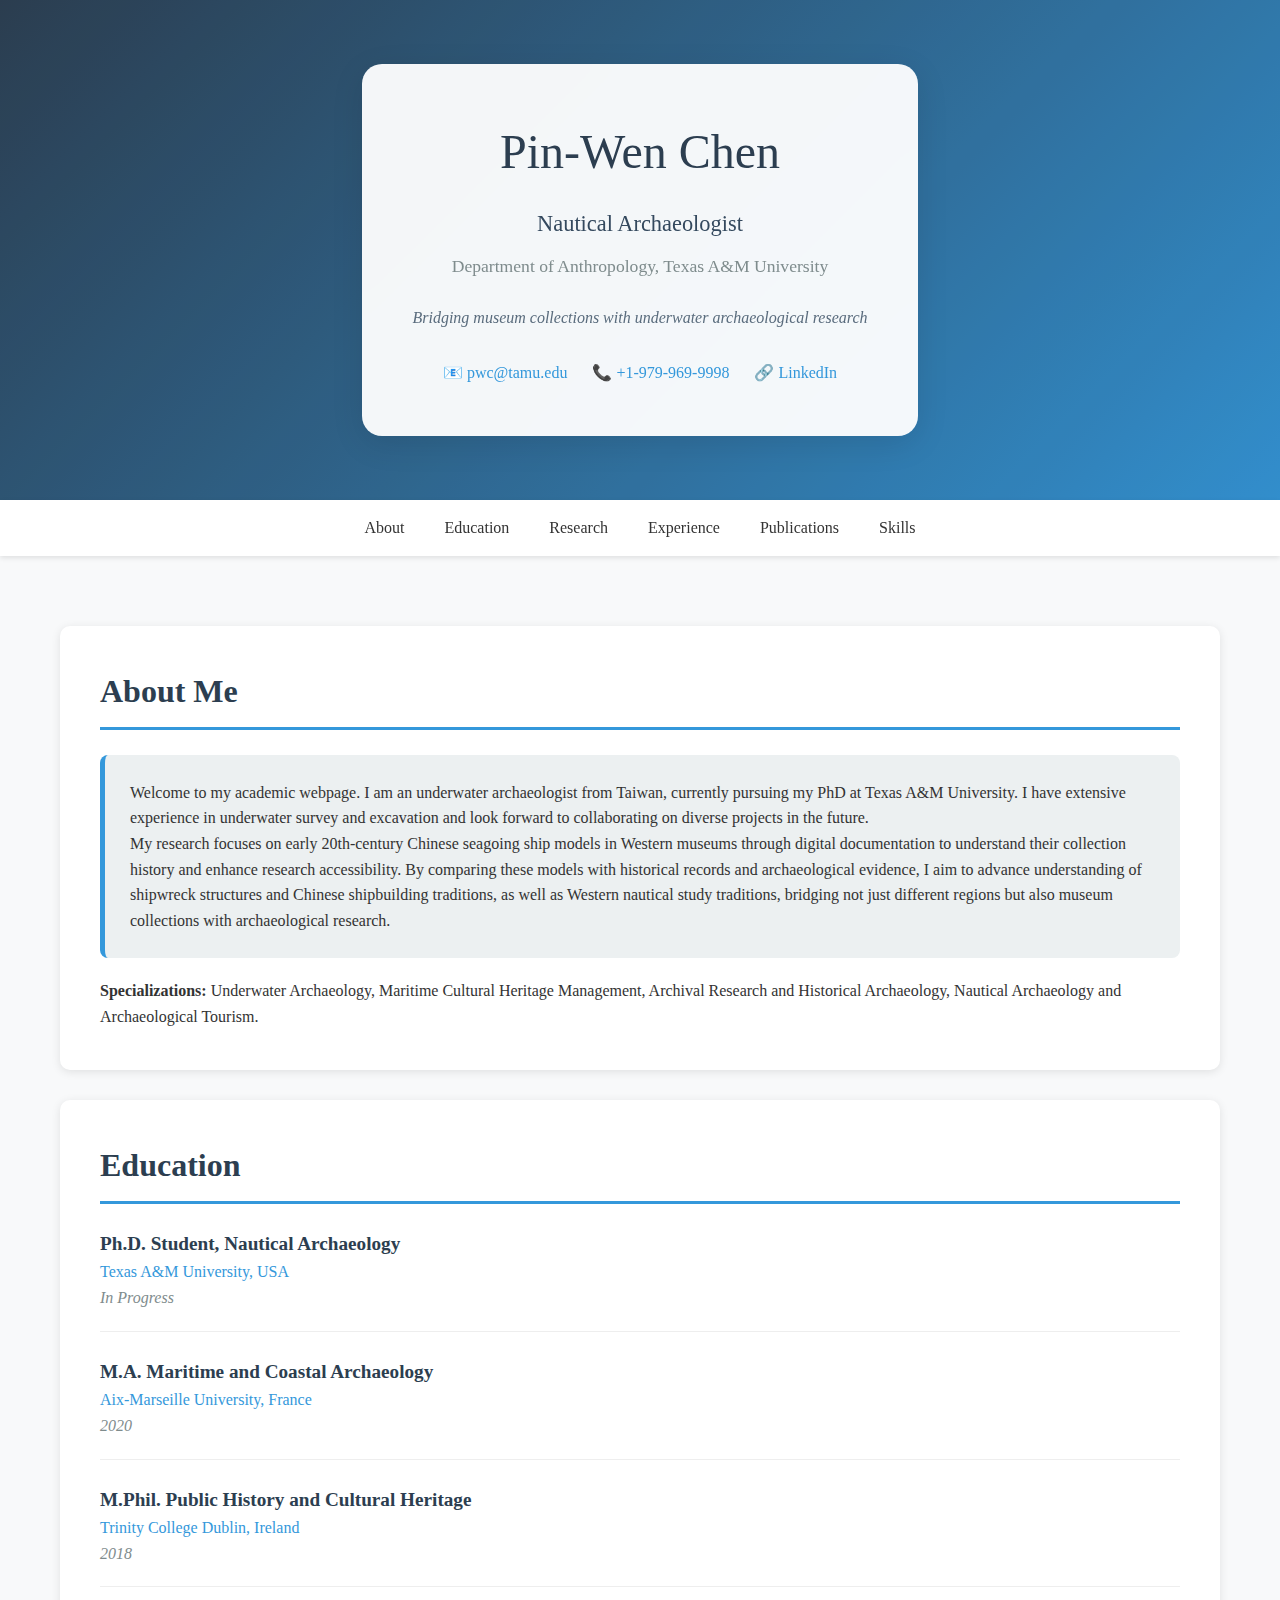
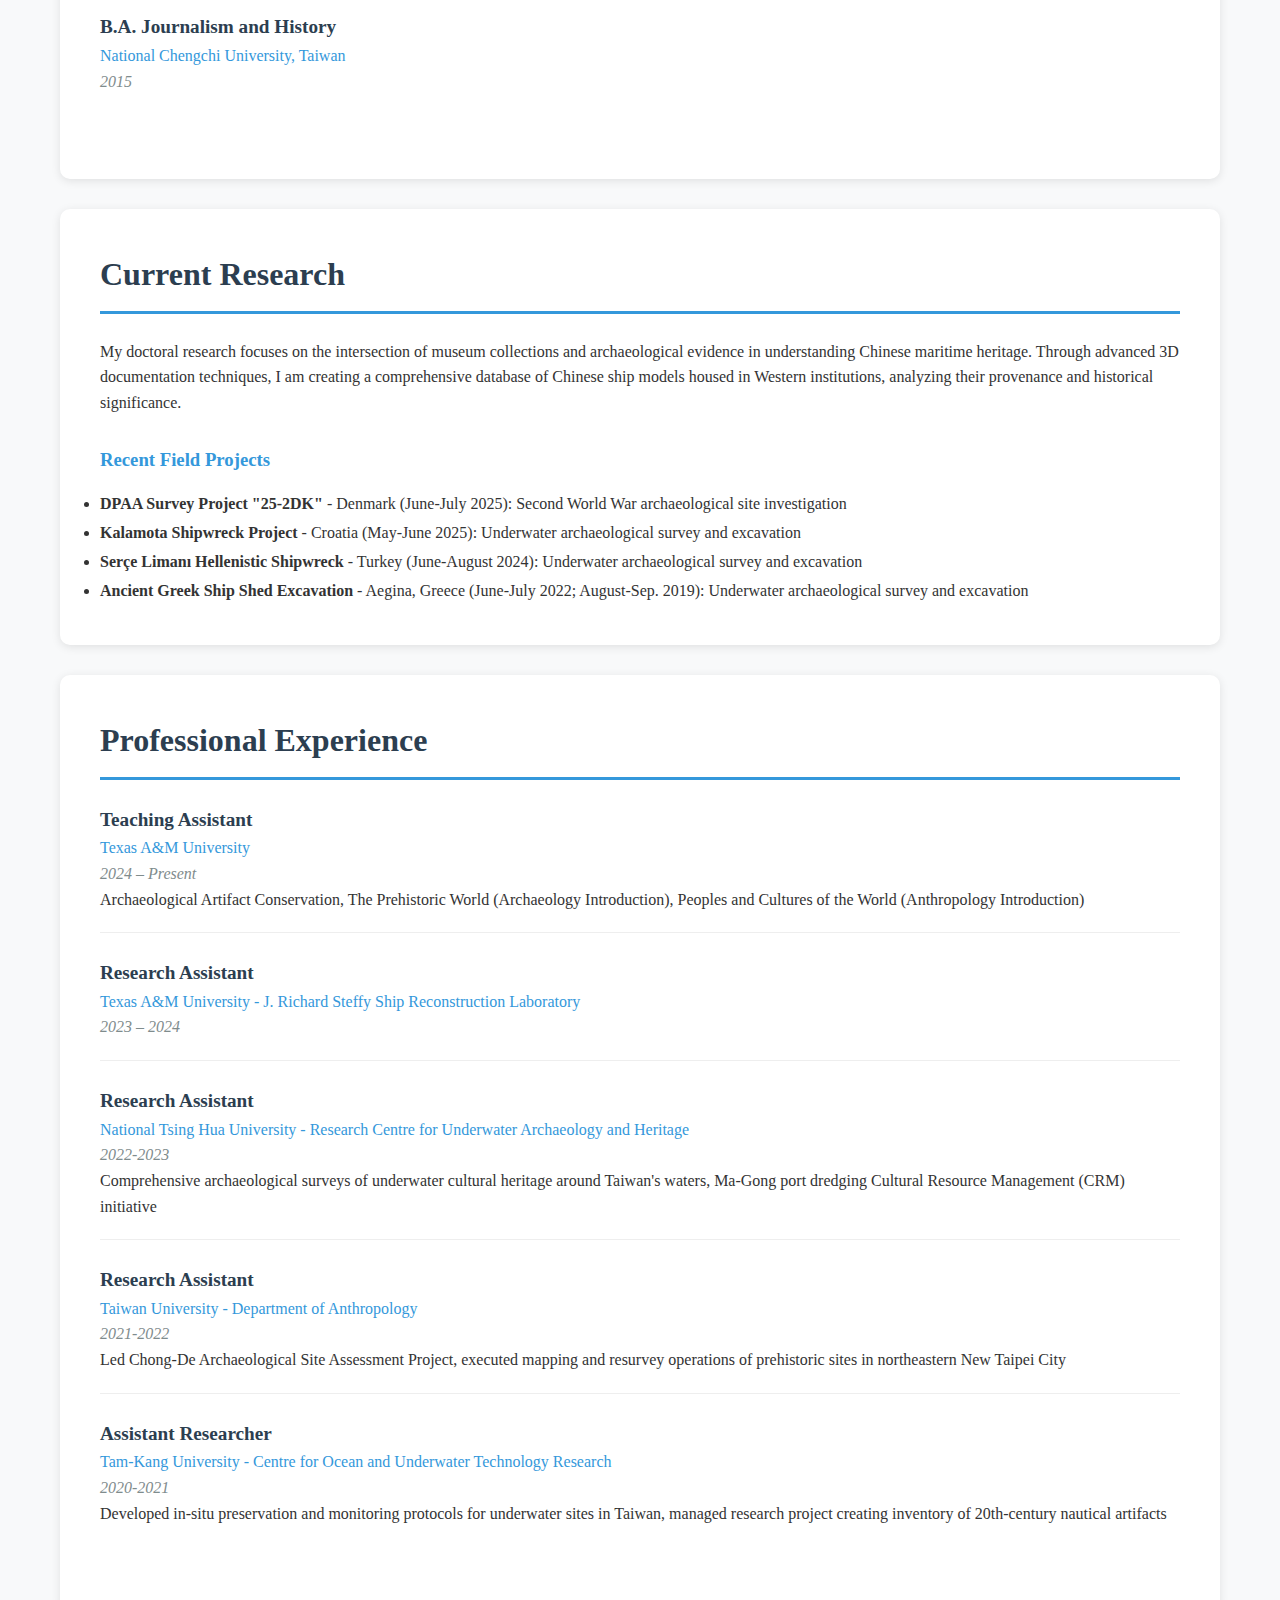
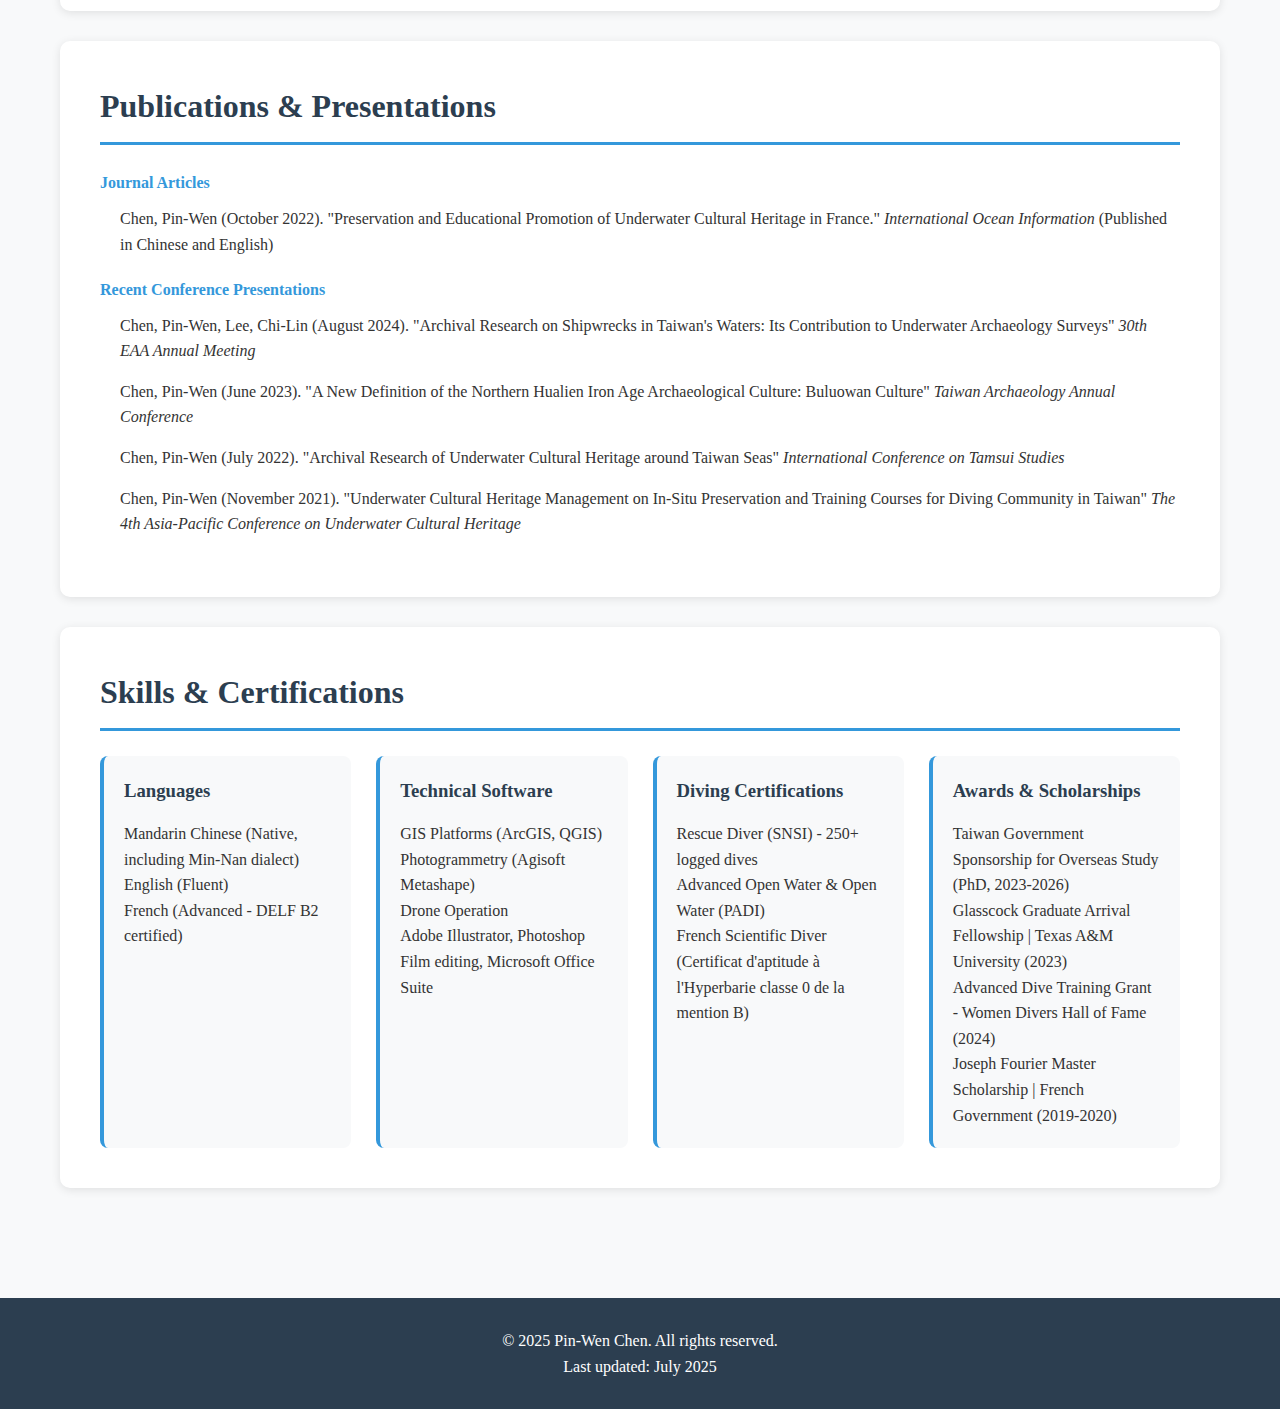
<file: index.html>
<!DOCTYPE html>
<html lang="en">
<head>
    <meta charset="UTF-8">
    <meta name="viewport" content="width=device-width, initial-scale=1.0">
    <meta name="description" content="Pin-Wen Chen - PhD Student in Nautical Archaeology at Texas A&M University. Specializing in underwater archaeology, maritime cultural heritage, and 3D documentation of Chinese ship models.">
    <meta name="keywords" content="nautical archaeology, underwater archaeology, maritime heritage, Chinese ship models, 3D documentation">
    <title>Pin-Wen Chen - Nautical Archaeologist</title>
    <style>
        * {
            margin: 0;
            padding: 0;
            box-sizing: border-box;
        }
        
        body {
            font-family: 'Georgia', serif;
            line-height: 1.6;
            color: #333;
            background-color: #f8f9fa;
        }
        
        .container {
            max-width: 1200px;
            margin: 0 auto;
            padding: 0 20px;
        }
        
        header {
            background: linear-gradient(135deg, #2c3e50, #3498db);
            color: white;
            padding: 60px 0;
            text-align: center;
        }
        
        .header-content h1 {
            font-size: 3em;
            margin-bottom: 10px;
            font-weight: 300;
        }
        
        .header-content .subtitle {
            font-size: 1.3em;
            opacity: 0.9;
            margin-bottom: 20px;
        }
        
        .contact-info {
            display: flex;
            justify-content: center;
            gap: 30px;
            margin-top: 20px;
            flex-wrap: wrap;
        }
        
        .contact-info a {
            color: white;
            text-decoration: none;
            transition: opacity 0.3s;
        }
        
        .contact-info a:hover {
            opacity: 0.8;
        }
        
        nav {
            background: white;
            box-shadow: 0 2px 5px rgba(0,0,0,0.1);
            position: sticky;
            top: 0;
            z-index: 100;
        }
        
        nav ul {
            list-style: none;
            display: flex;
            justify-content: center;
            padding: 15px 0;
            flex-wrap: wrap;
        }
        
        nav ul li {
            margin: 0 20px;
        }
        
        nav ul li a {
            text-decoration: none;
            color: #333;
            font-weight: 500;
            transition: color 0.3s;
        }
        
        nav ul li a:hover {
            color: #3498db;
        }
        
        main {
            padding: 40px 0;
        }
        
        section {
            background: white;
            margin: 30px 0;
            padding: 40px;
            border-radius: 10px;
            box-shadow: 0 2px 10px rgba(0,0,0,0.1);
        }
        
        h2 {
            color: #2c3e50;
            border-bottom: 3px solid #3498db;
            padding-bottom: 10px;
            margin-bottom: 25px;
            font-size: 2em;
        }
        
        .education-item, .experience-item {
            margin-bottom: 25px;
            padding-bottom: 20px;
            border-bottom: 1px solid #eee;
        }
        
        .education-item:last-child, .experience-item:last-child {
            border-bottom: none;
        }
        
        .degree, .position {
            font-size: 1.2em;
            font-weight: bold;
            color: #2c3e50;
        }
        
        .institution, .company {
            color: #3498db;
            font-weight: 500;
        }
        
        .year {
            color: #7f8c8d;
            font-style: italic;
        }
        
        .research-interests {
            background: #ecf0f1;
            padding: 25px;
            border-radius: 8px;
            border-left: 5px solid #3498db;
        }
        
        .skills-grid {
            display: grid;
            grid-template-columns: repeat(auto-fit, minmax(250px, 1fr));
            gap: 25px;
        }
        
        .skill-category {
            background: #f8f9fa;
            padding: 20px;
            border-radius: 8px;
            border-left: 4px solid #3498db;
        }
        
        .skill-category h3 {
            color: #2c3e50;
            margin-bottom: 15px;
        }
        
        .publications {
            margin-bottom: 20px;
        }
        
        .pub-type {
            color: #3498db;
            font-weight: bold;
            margin-bottom: 10px;
        }
        
        .pub-item {
            margin-bottom: 15px;
            padding-left: 20px;
        }
        
        footer {
            background: #2c3e50;
            color: white;
            text-align: center;
            padding: 30px 0;
            margin-top: 40px;
        }
        
        /* Smooth scrolling for navigation */
        html {
            scroll-behavior: smooth;
        }
        
        /* Responsive design */
        @media (max-width: 768px) {
            .header-content h1 {
                font-size: 2em;
            }
            
            .contact-info {
                flex-direction: column;
                gap: 10px;
            }
            
            nav ul {
                flex-direction: column;
                align-items: center;
            }
            
            nav ul li {
                margin: 5px 0;
            }
            
            section {
                padding: 25px;
                margin: 20px 0;
            }
        }
    </style>
</head>
<body>
<header style="position: relative; height: 500px; background: linear-gradient(135deg, #2c3e50, #3498db); display: flex; align-items: center; justify-content: center; overflow: hidden;">
    <div style="position: absolute; top: 0; left: 0; right: 0; bottom: 0; background: rgba(44, 62, 80, 0.1);"></div>
    
    <div class="container" style="position: relative; z-index: 2;">
        <div style="background: rgba(255,255,255,0.95); padding: 50px; border-radius: 20px; text-align: center; max-width: 700px; margin: 0 auto; backdrop-filter: blur(10px); box-shadow: 0 8px 32px rgba(0,0,0,0.1);">
            <h1 style="color: #2c3e50; margin-bottom: 15px; font-size: 3em; font-weight: 300;">Pin-Wen Chen</h1>
            <p style="color: #34495e; font-size: 1.4em; margin-bottom: 10px; font-weight: 500;">Nautical Archaeologist</p>
            <p style="color: #7f8c8d; font-size: 1.1em; margin-bottom: 25px;">Department of Anthropology, Texas A&M University</p>
            <p style="color: #5a6c7d; font-size: 1em; font-style: italic; margin-bottom: 30px;">Bridging museum collections with underwater archaeological research</p>
            
            <div style="display: flex; justify-content: center; gap: 25px; flex-wrap: wrap;">
                <a href="mailto:pwc@tamu.edu" style="color: #3498db; text-decoration: none; font-weight: 500; transition: color 0.3s;">📧 pwc@tamu.edu</a>
                <a href="tel:+19799699998" style="color: #3498db; text-decoration: none; font-weight: 500; transition: color 0.3s;">📞 +1-979-969-9998</a>
                <a href="https://www.linkedin.com/in/pwc-mer/" target="_blank" style="color: #3498db; text-decoration: none; font-weight: 500; transition: color 0.3s;">🔗 LinkedIn</a>
            </div>
        </div>
    </div>
</header>
    
    <nav>
        <div class="container">
            <ul>
                <li><a href="#about">About</a></li>
                <li><a href="#education">Education</a></li>
                <li><a href="#research">Research</a></li>
                <li><a href="#experience">Experience</a></li>
                <li><a href="#publications">Publications</a></li>
                <li><a href="#skills">Skills</a></li>
            </ul>
        </div>
    </nav>
    
    <main>
        <div class="container">
            <section id="about">
                <h2>About Me</h2>
               <div class="research-interests">
                    <p>Welcome to my academic webpage. I am an underwater archaeologist from Taiwan, currently pursuing my PhD at Texas A&M University. I have extensive experience in underwater survey and excavation and look forward to collaborating on diverse projects in the future.</p>
                    <p>My research focuses on early 20th-century Chinese seagoing ship models in Western museums through digital documentation to understand their collection history and enhance research accessibility. By comparing these models with historical records and archaeological evidence, I aim to advance understanding of shipwreck structures and Chinese shipbuilding traditions, as well as Western nautical study traditions, bridging not just different regions but also museum collections with archaeological research.</p>
                </div>
                <p style="margin-top: 20px;"><strong>Specializations:</strong> Underwater Archaeology, Maritime Cultural Heritage Management, Archival Research and Historical Archaeology, Nautical Archaeology and Archaeological Tourism.</p>
            </section>
            
            <section id="education">
                <h2>Education</h2>
                <div class="education-item">
                    <div class="degree">Ph.D. Student, Nautical Archaeology</div>
                    <div class="institution">Texas A&M University, USA</div>
                    <div class="year">In Progress</div>
                </div>
                <div class="education-item">
                    <div class="degree">M.A. Maritime and Coastal Archaeology</div>
                    <div class="institution">Aix-Marseille University, France</div>
                    <div class="year">2020</div>
                </div>
                <div class="education-item">
                    <div class="degree">M.Phil. Public History and Cultural Heritage</div>
                    <div class="institution">Trinity College Dublin, Ireland</div>
                    <div class="year">2018</div>
                </div>
                <div class="education-item">
                    <div class="degree">B.A. Journalism and History</div>
                    <div class="institution">National Chengchi University, Taiwan</div>
                    <div class="year">2015</div>
                </div>
            </section>
            
            <section id="research">
                <h2>Current Research</h2>
                <p>My doctoral research focuses on the intersection of museum collections and archaeological evidence in understanding Chinese maritime heritage. Through advanced 3D documentation techniques, I am creating a comprehensive database of Chinese ship models housed in Western institutions, analyzing their provenance and historical significance.</p>
                
                <h3 style="margin-top: 30px; color: #3498db;">Recent Field Projects</h3>
                <ul style="margin-top: 15px; line-height: 1.8;">
                    <li><strong>DPAA Survey Project "25-2DK"</strong> - Denmark (June-July 2025): Second World War archaeological site investigation</li>
                    <li><strong>Kalamota Shipwreck Project</strong> - Croatia (May-June 2025): Underwater archaeological survey and excavation</li>
                    <li><strong>Serçe Limanı Hellenistic Shipwreck</strong> - Turkey (June-August 2024): Underwater archaeological survey and excavation</li>
                    <li><strong>Ancient Greek Ship Shed Excavation</strong> - Aegina, Greece (June-July 2022; August-Sep. 2019): Underwater archaeological survey and excavation</li>
                </ul>
            </section>
            
            <section id="experience">
                <h2>Professional Experience</h2>
                <div class="experience-item">
                    <div class="position">Teaching Assistant</div>
                    <div class="company">Texas A&M University</div>
                    <div class="year">2024 – Present</div>
                    <p>Archaeological Artifact Conservation, The Prehistoric World (Archaeology Introduction), Peoples and Cultures of the World (Anthropology Introduction)</p>
                </div>
                <div class="experience-item">
                    <div class="position">Research Assistant</div>
                    <div class="company">Texas A&M University - J. Richard Steffy Ship Reconstruction Laboratory</div>
                    <div class="year">2023 – 2024</div>
                </div>
                <div class="experience-item">
                    <div class="position">Research Assistant</div>
                    <div class="company">National Tsing Hua University - Research Centre for Underwater Archaeology and Heritage</div>
                    <div class="year">2022-2023</div>
                    <p>Comprehensive archaeological surveys of underwater cultural heritage around Taiwan's waters, Ma-Gong port dredging Cultural Resource Management (CRM) initiative</p>
                </div>
                <div class="experience-item">
                    <div class="position">Research Assistant</div>
                    <div class="company">Taiwan University - Department of Anthropology</div>
                    <div class="year">2021-2022</div>
                    <p>Led Chong-De Archaeological Site Assessment Project, executed mapping and resurvey operations of prehistoric sites in northeastern New Taipei City</p>
                </div>
                <div class="experience-item">
                    <div class="position">Assistant Researcher</div>
                    <div class="company">Tam-Kang University - Centre for Ocean and Underwater Technology Research</div>
                    <div class="year">2020-2021</div>
                    <p>Developed in-situ preservation and monitoring protocols for underwater sites in Taiwan, managed research project creating inventory of 20th-century nautical artifacts</p>
                </div>
            </section>
            
            <section id="publications">
                <h2>Publications & Presentations</h2>
                <div class="publications">
                    <div class="pub-type">Journal Articles</div>
                    <div class="pub-item">
                        Chen, Pin-Wen (October 2022). "Preservation and Educational Promotion of Underwater Cultural Heritage in France." <em>International Ocean Information</em> (Published in Chinese and English)
                    </div>
                </div>
                <div class="publications">
                    <div class="pub-type">Recent Conference Presentations</div>
                    <div class="pub-item">
                        Chen, Pin-Wen, Lee, Chi-Lin (August 2024). "Archival Research on Shipwrecks in Taiwan's Waters: Its Contribution to Underwater Archaeology Surveys" <em>30th EAA Annual Meeting</em>
                    </div>
                    <div class="pub-item">
                        Chen, Pin-Wen (June 2023). "A New Definition of the Northern Hualien Iron Age Archaeological Culture: Buluowan Culture" <em>Taiwan Archaeology Annual Conference</em>
                    </div>
                    <div class="pub-item">
                        Chen, Pin-Wen (July 2022). "Archival Research of Underwater Cultural Heritage around Taiwan Seas" <em>International Conference on Tamsui Studies</em>
                    </div>
                    <div class="pub-item">
                        Chen, Pin-Wen (November 2021). "Underwater Cultural Heritage Management on In-Situ Preservation and Training Courses for Diving Community in Taiwan" <em>The 4th Asia-Pacific Conference on Underwater Cultural Heritage</em>
                    </div>
                </div>
            </section>
            
            <section id="skills">
                <h2>Skills & Certifications</h2>
                <div class="skills-grid">
                    <div class="skill-category">
                        <h3>Languages</h3>
                        <p>Mandarin Chinese (Native, including Min-Nan dialect)<br>
                        English (Fluent)<br>
                        French (Advanced - DELF B2 certified)</p>
                    </div>
                    <div class="skill-category">
                        <h3>Technical Software</h3>
                        <p>GIS Platforms (ArcGIS, QGIS)<br>
                        Photogrammetry (Agisoft Metashape)<br>
                        Drone Operation<br>
                        Adobe Illustrator, Photoshop<br>
                        Film editing, Microsoft Office Suite</p>
                    </div>
                    <div class="skill-category">
                        <h3>Diving Certifications</h3>
                        <p>Rescue Diver (SNSI) - 250+ logged dives<br>
                        Advanced Open Water & Open Water (PADI)<br>
                        French Scientific Diver (Certificat d'aptitude à l'Hyperbarie classe 0 de la mention B)</p>
                    </div>
                    <div class="skill-category">
                        <h3>Awards & Scholarships</h3>
                        <p>Taiwan Government Sponsorship for Overseas Study (PhD, 2023-2026)<br>
                        Glasscock Graduate Arrival Fellowship | Texas A&M University (2023)<br>
                        Advanced Dive Training Grant - Women Divers Hall of Fame (2024)<br>
                        Joseph Fourier Master Scholarship | French Government (2019-2020)</p>
                    </div>
                </div>
            </section>
        </div>
    </main>
    
    <footer>
        <div class="container">
            <p>&copy; 2025 Pin-Wen Chen. All rights reserved.</p>
            <p>Last updated: July 2025</p>
        </div>
    </footer>

    <script>
        // Add smooth scrolling for older browsers
        document.querySelectorAll('a[href^="#"]').forEach(anchor => {
            anchor.addEventListener('click', function (e) {
                e.preventDefault();
                document.querySelector(this.getAttribute('href')).scrollIntoView({
                    behavior: 'smooth'
                });
            });
        });
    </script>
</body>
</html>
</file>
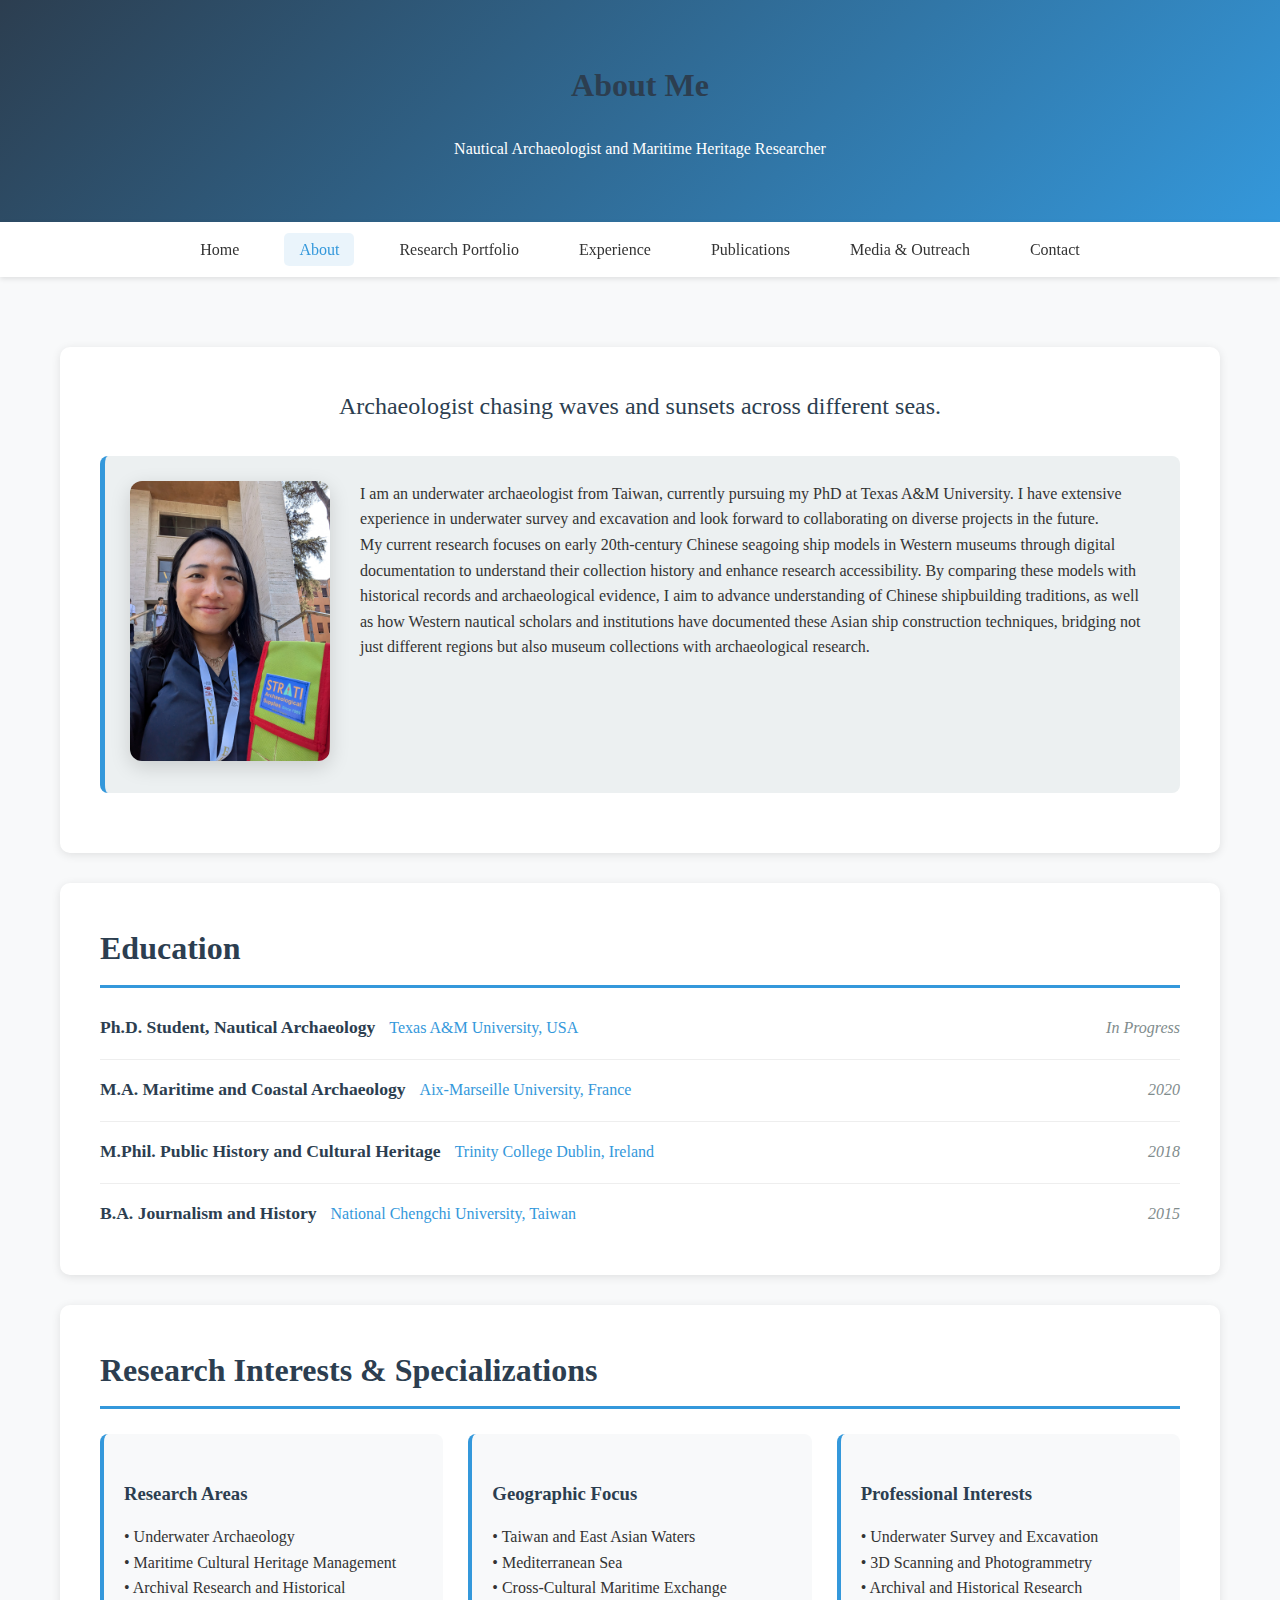
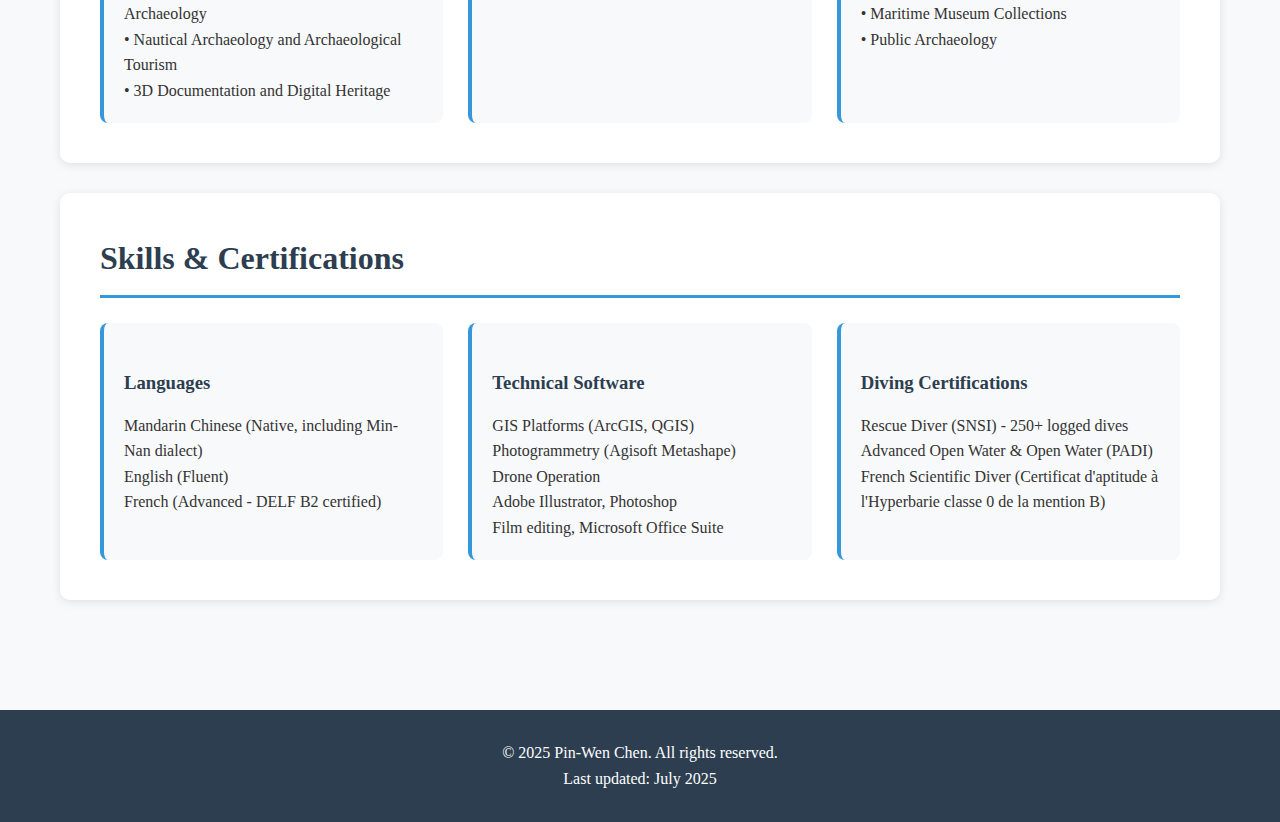
<file: about.html>
<!DOCTYPE html>
<html lang="en">
<head>
    <meta charset="UTF-8">
    <meta name="viewport" content="width=device-width, initial-scale=1.0">
    <meta name="description" content="About Pin-Wen Chen - Nautical Archaeologist and Maritime Heritage Researcher">
    <title>About - Pin-Wen Chen</title>
    <link rel="stylesheet" href="css/style.css">
</head>
<body>
    <header>
        <div class="container">
            <h1>About Me</h1>
            <p class="subtitle">Nautical Archaeologist and Maritime Heritage Researcher</p>
        </div>
    </header>
    
    <nav>
        <div class="container">
            <button class="mobile-nav-toggle" onclick="toggleMobileNav()">☰</button>
            <ul id="nav-menu">
                <li><a href="index.html">Home</a></li>
                <li><a href="about.html" class="active">About</a></li>
                <li><a href="research.html">Research Portfolio</a></li>
                <li><a href="experience.html">Experience</a></li>
                <li><a href="publications.html">Publications</a></li>
                <li><a href="media.html">Media & Outreach</a></li>
                <li><a href="contact.html">Contact</a></li>
            </ul>
        </div>
    </nav>
    
    <main>
        <div class="container">
            <section>
                <div class="professional-tagline">
                    <h3>Archaeologist chasing waves and sunsets across different seas.</h3>
                </div>
                
                <div class="research-interests">
                    <!-- 左右分欄佈局：圖片 + 文字 -->
                    <div style="display: grid; grid-template-columns: auto 1fr; gap: 30px; align-items: start;">
                        <!-- 左側：個人照片 -->
                        <div style="text-align: center;">
                            <img src="images/myself5-7.jpg" alt="Pin-Wen Chen" style="width: 200px; height: 280px; object-fit: cover; border-radius: 12px; box-shadow: 0 6px 20px rgba(0,0,0,0.15);">
                        </div>
                        
                        <!-- 右側：文字內容 -->
                        <div>
                            <p>I am an underwater archaeologist from Taiwan, currently pursuing my PhD at Texas A&M University. I have extensive experience in underwater survey and excavation and look forward to collaborating on diverse projects in the future.</p>
                            
                            <p>My current research focuses on early 20th-century Chinese seagoing ship models in Western museums through digital documentation to understand their collection history and enhance research accessibility. By comparing these models with historical records and archaeological evidence, I aim to advance understanding of Chinese shipbuilding traditions, as well as how Western nautical scholars and institutions have documented these Asian ship construction techniques, bridging not just different regions but also museum collections with archaeological research.</p>
                        </div>
                    </div>
                </div>
            </section>

            <section>
                <h2>Education</h2>
                
                <div class="timeline-item">
                    <div class="timeline-header">
                        <div>
                            <span class="timeline-title">Ph.D. Student, Nautical Archaeology</span>
                            <span class="timeline-institution">Texas A&M University, USA</span>
                        </div>
                        <span class="timeline-year">In Progress</span>
                    </div>
                </div>
                
                <div class="timeline-item">
                    <div class="timeline-header">
                        <div>
                            <span class="timeline-title">M.A. Maritime and Coastal Archaeology</span>
                            <span class="timeline-institution">Aix-Marseille University, France</span>
                        </div>
                        <span class="timeline-year">2020</span>
                    </div>
                </div>
                
                <div class="timeline-item">
                    <div class="timeline-header">
                        <div>
                            <span class="timeline-title">M.Phil. Public History and Cultural Heritage</span>
                            <span class="timeline-institution">Trinity College Dublin, Ireland</span>
                        </div>
                        <span class="timeline-year">2018</span>
                    </div>
                </div>
                
                <div class="timeline-item">
                    <div class="timeline-header">
                        <div>
                            <span class="timeline-title">B.A. Journalism and History</span>
                            <span class="timeline-institution">National Chengchi University, Taiwan</span>
                        </div>
                        <span class="timeline-year">2015</span>
                    </div>
                </div>
            </section>

            <section>
                <h2>Research Interests & Specializations</h2>
                
                <div class="skills-grid" style="grid-template-columns: repeat(3, 1fr);">
                    <div class="skill-category">
                        <h3>Research Areas</h3>
                        <p>• Underwater Archaeology<br>
                        • Maritime Cultural Heritage Management<br>
                        • Archival Research and Historical Archaeology<br>
                        • Nautical Archaeology and Archaeological Tourism<br>
                        • 3D Documentation and Digital Heritage</p>
                    </div>
                    
                    <div class="skill-category">
                        <h3>Geographic Focus</h3>
                        <p>• Taiwan and East Asian Waters<br>
                        • Mediterranean Sea<br>
                        • Cross-Cultural Maritime Exchange</p>
                    </div>
                    
                    <div class="skill-category">
                        <h3>Professional Interests</h3>
                        <p>• Underwater Survey and Excavation<br>
                        • 3D Scanning and Photogrammetry<br>
                        • Archival and Historical Research<br>
                        • Maritime Museum Collections<br>
                        • Public Archaeology</p>
                    </div>
                </div>
            </section>

            <section>
                <h2>Skills & Certifications</h2>
                
                <div class="skills-grid">
                    <div class="skill-category">
                        <h3>Languages</h3>
                        <p>Mandarin Chinese (Native, including Min-Nan dialect)<br>
                        English (Fluent)<br>
                        French (Advanced - DELF B2 certified)</p>
                    </div>
                    
                    <div class="skill-category">
                        <h3>Technical Software</h3>
                        <p>GIS Platforms (ArcGIS, QGIS)<br>
                        Photogrammetry (Agisoft Metashape)<br>
                        Drone Operation<br>
                        Adobe Illustrator, Photoshop<br>
                        Film editing, Microsoft Office Suite</p>
                    </div>
                    
                    <div class="skill-category">
                        <h3>Diving Certifications</h3>
                        <p>Rescue Diver (SNSI) - 250+ logged dives<br>
                        Advanced Open Water & Open Water (PADI)<br>
                        French Scientific Diver (Certificat d'aptitude à l'Hyperbarie classe 0 de la mention B)</p>
                    </div>
                </div>
            </section>
        </div>
    </main>

    <footer>
        <div class="container">
            <p>&copy; 2025 Pin-Wen Chen. All rights reserved.</p>
            <p>Last updated: July 2025</p>
        </div>
    </footer>

    <script>
        // Mobile navigation toggle
        function toggleMobileNav() {
            const navMenu = document.getElementById('nav-menu');
            navMenu.classList.toggle('active');
        }
        
        // Close mobile nav when clicking on a link
        document.querySelectorAll('nav ul li a').forEach(link => {
            link.addEventListener('click', () => {
                document.getElementById('nav-menu').classList.remove('active');
            });
        });
        
        // Close mobile nav when clicking outside
        document.addEventListener('click', (e) => {
            const nav = document.querySelector('nav');
            const toggle = document.querySelector('.mobile-nav-toggle');
            if (!nav.contains(e.target) && !toggle.contains(e.target)) {
                document.getElementById('nav-menu').classList.remove('active');
            }
        });

        // Add smooth scrolling for older browsers
        document.querySelectorAll('a[href^="#"]').forEach(anchor => {
            anchor.addEventListener('click', function (e) {
                e.preventDefault();
                document.querySelector(this.getAttribute('href')).scrollIntoView({
                    behavior: 'smooth'
                });
            });
        });
    </script>
</body>
</html>
</file>
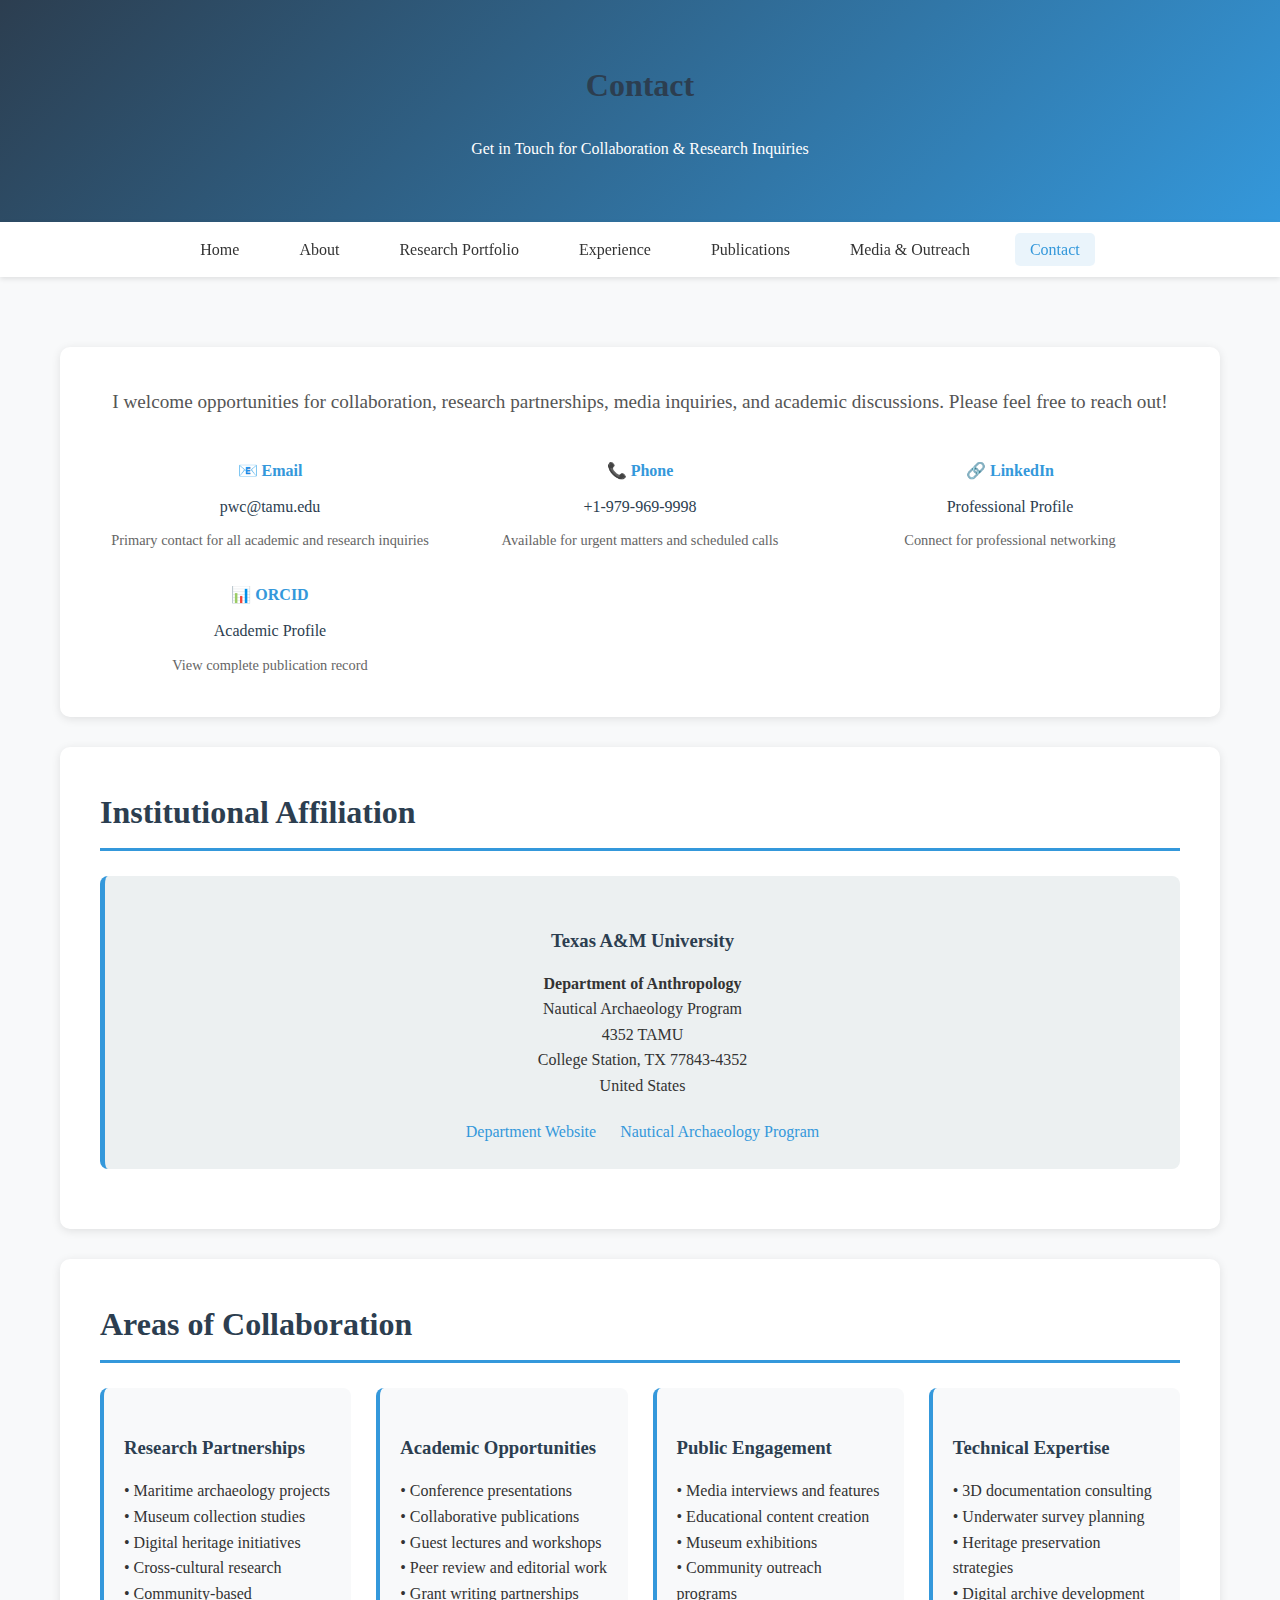
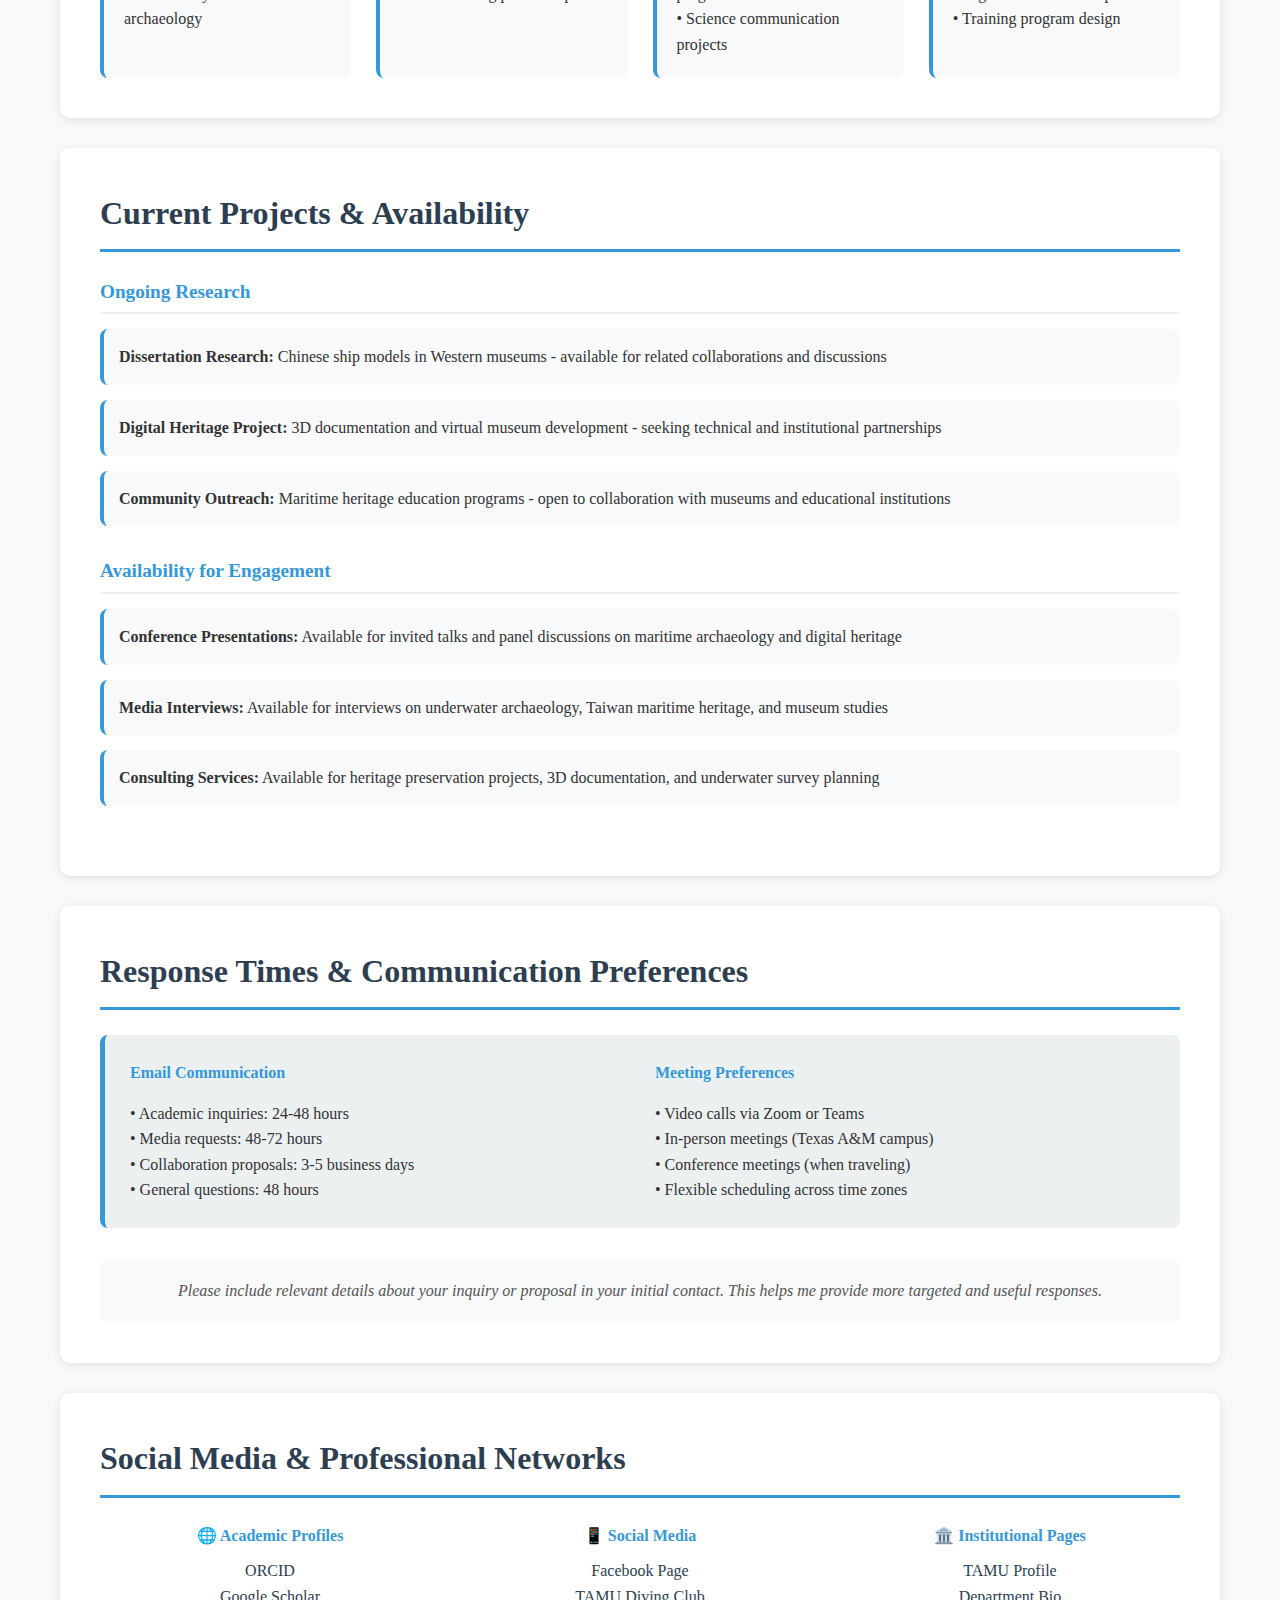
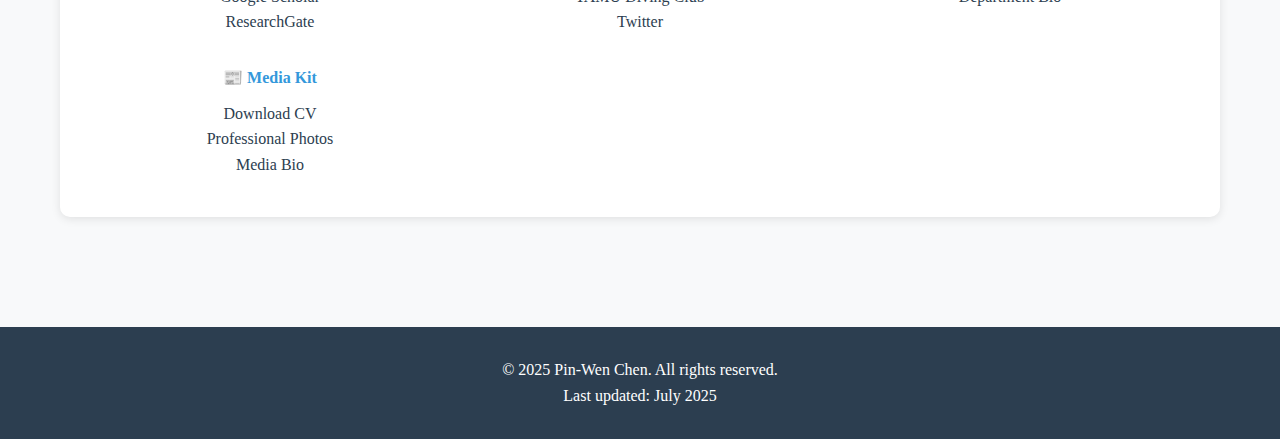
<file: contact.html>
<!DOCTYPE html>
<html lang="en">
<head>
    <meta charset="UTF-8">
    <meta name="viewport" content="width=device-width, initial-scale=1.0">
    <meta name="description" content="Contact Pin-Wen Chen - Nautical Archaeologist for collaboration and research inquiries">
    <title>Contact - Pin-Wen Chen</title>
    <link rel="stylesheet" href="css/style.css">
</head>
<body>
    <header>
        <div class="container">
            <h1>Contact</h1>
            <p class="subtitle">Get in Touch for Collaboration & Research Inquiries</p>
        </div>
    </header>
    
    <nav>
        <div class="container">
            <ul>
                <li><a href="index.html">Home</a></li>
                <li><a href="about.html">About</a></li>
                <li><a href="research.html">Research Portfolio</a></li>
                <li><a href="experience.html">Experience</a></li>
                <li><a href="publications.html">Publications</a></li>
                <li><a href="media.html">Media & Outreach</a></li>
                <li><a href="contact.html" class="active">Contact</a></li>
            </ul>
        </div>
    </nav>
    
    <main>
        <div class="container">
            <section>
                <div style="text-align: center; margin-bottom: 40px;">
                    <p style="font-size: 1.2em; color: #555;">I welcome opportunities for collaboration, research partnerships, media inquiries, and academic discussions. Please feel free to reach out!</p>
                </div>
                
                <div class="contact-grid">
                    <div class="contact-item">
                        <h4>📧 Email</h4>
                        <p><a href="mailto:pwc@tamu.edu">pwc@tamu.edu</a></p>
                        <p style="font-size: 0.9em; color: #666; margin-top: 10px;">Primary contact for all academic and research inquiries</p>
                    </div>
                    
                    <div class="contact-item">
                        <h4>📞 Phone</h4>
                        <p><a href="tel:+19799699998">+1-979-969-9998</a></p>
                        <p style="font-size: 0.9em; color: #666; margin-top: 10px;">Available for urgent matters and scheduled calls</p>
                    </div>
                    
                    <div class="contact-item">
                        <h4>🔗 LinkedIn</h4>
                        <p><a href="https://www.linkedin.com/in/pwc-mer/" target="_blank">Professional Profile</a></p>
                        <p style="font-size: 0.9em; color: #666; margin-top: 10px;">Connect for professional networking</p>
                    </div>
                    
                    <div class="contact-item">
                        <h4>📊 ORCID</h4>
                        <p><a href="https://orcid.org/YOUR-ORCID-ID" target="_blank">Academic Profile</a></p>
                        <p style="font-size: 0.9em; color: #666; margin-top: 10px;">View complete publication record</p>
                    </div>
                </div>
            </section>

            <section>
                <h2>Institutional Affiliation</h2>
                
                <div class="research-interests">
                    <div style="text-align: center;">
                        <h3 style="color: #2c3e50; margin-bottom: 15px;">Texas A&M University</h3>
                        <p><strong>Department of Anthropology</strong><br>
                        Nautical Archaeology Program<br>
                        4352 TAMU<br>
                        College Station, TX 77843-4352<br>
                        United States</p>
                        
                        <div style="margin-top: 20px;">
                            <a href="https://anthropology.tamu.edu/" target="_blank" style="color: #3498db; text-decoration: none; margin-right: 20px;">Department Website</a>
                            <a href="https://nauticalarchaeology.tamu.edu/" target="_blank" style="color: #3498db; text-decoration: none;">Nautical Archaeology Program</a>
                        </div>
                    </div>
                </div>
            </section>

            <section>
                <h2>Areas of Collaboration</h2>
                
                <div class="skills-grid">
                    <div class="skill-category">
                        <h3>Research Partnerships</h3>
                        <p>• Maritime archaeology projects<br>
                        • Museum collection studies<br>
                        • Digital heritage initiatives<br>
                        • Cross-cultural research<br>
                        • Community-based archaeology</p>
                    </div>
                    
                    <div class="skill-category">
                        <h3>Academic Opportunities</h3>
                        <p>• Conference presentations<br>
                        • Collaborative publications<br>
                        • Guest lectures and workshops<br>
                        • Peer review and editorial work<br>
                        • Grant writing partnerships</p>
                    </div>
                    
                    <div class="skill-category">
                        <h3>Public Engagement</h3>
                        <p>• Media interviews and features<br>
                        • Educational content creation<br>
                        • Museum exhibitions<br>
                        • Community outreach programs<br>
                        • Science communication projects</p>
                    </div>
                    
                    <div class="skill-category">
                        <h3>Technical Expertise</h3>
                        <p>• 3D documentation consulting<br>
                        • Underwater survey planning<br>
                        • Heritage preservation strategies<br>
                        • Digital archive development<br>
                        • Training program design</p>
                    </div>
                </div>
            </section>

            <section>
                <h2>Current Projects & Availability</h2>
                
                <div class="publication-section">
                    <div class="publication-type">Ongoing Research</div>
                    
                    <div class="publication-item">
                        <strong>Dissertation Research:</strong> Chinese ship models in Western museums - available for related collaborations and discussions
                    </div>
                    
                    <div class="publication-item">
                        <strong>Digital Heritage Project:</strong> 3D documentation and virtual museum development - seeking technical and institutional partnerships
                    </div>
                    
                    <div class="publication-item">
                        <strong>Community Outreach:</strong> Maritime heritage education programs - open to collaboration with museums and educational institutions
                    </div>
                </div>
                
                <div class="publication-section">
                    <div class="publication-type">Availability for Engagement</div>
                    
                    <div class="publication-item">
                        <strong>Conference Presentations:</strong> Available for invited talks and panel discussions on maritime archaeology and digital heritage
                    </div>
                    
                    <div class="publication-item">
                        <strong>Media Interviews:</strong> Available for interviews on underwater archaeology, Taiwan maritime heritage, and museum studies
                    </div>
                    
                    <div class="publication-item">
                        <strong>Consulting Services:</strong> Available for heritage preservation projects, 3D documentation, and underwater survey planning</div>
                </div>
            </section>

            <section>
                <h2>Response Times & Communication Preferences</h2>
                
                <div class="research-interests">
                    <div class="skills-grid" style="grid-template-columns: 1fr 1fr;">
                        <div>
                            <h4 style="color: #3498db; margin-bottom: 15px;">Email Communication</h4>
                            <p>• Academic inquiries: 24-48 hours<br>
                            • Media requests: 48-72 hours<br>
                            • Collaboration proposals: 3-5 business days<br>
                            • General questions: 48 hours</p>
                        </div>
                        
                        <div>
                            <h4 style="color: #3498db; margin-bottom: 15px;">Meeting Preferences</h4>
                            <p>• Video calls via Zoom or Teams<br>
                            • In-person meetings (Texas A&M campus)<br>
                            • Conference meetings (when traveling)<br>
                            • Flexible scheduling across time zones</p>
                        </div>
                    </div>
                </div>
                
                <div style="text-align: center; margin-top: 30px; padding: 20px; background: #f8f9fa; border-radius: 10px;">
                    <p style="font-style: italic; color: #555;">Please include relevant details about your inquiry or proposal in your initial contact. This helps me provide more targeted and useful responses.</p>
                </div>
            </section>

            <section>
                <h2>Social Media & Professional Networks</h2>
                
                <div class="contact-grid">
                    <div class="contact-item">
                        <h4>🌐 Academic Profiles</h4>
                        <p><a href="https://orcid.org/YOUR-ORCID-ID" target="_blank">ORCID</a><br>
                        <a href="YOUR_GOOGLE_SCHOLAR_URL" target="_blank">Google Scholar</a><br>
                        <a href="YOUR_RESEARCHGATE_URL" target="_blank">ResearchGate</a></p>
                    </div>
                    
                    <div class="contact-item">
                        <h4>📱 Social Media</h4>
                        <p><a href="YOUR_FB_PAGE_URL" target="_blank">Facebook Page</a><br>
                        <a href="https://www.instagram.com/adc_tamu/" target="_blank">TAMU Diving Club</a><br>
                        <a href="YOUR_TWITTER_URL" target="_blank">Twitter</a></p>
                    </div>
                    
                    <div class="contact-item">
                        <h4>🏛️ Institutional Pages</h4>
                        <p><a href="https://artsci.tamu.edu/anthropology/contact/profiles/your-profile.html" target="_blank">TAMU Profile</a><br>
                        <a href="YOUR_DEPARTMENT_BIO" target="_blank">Department Bio</a></p>
                    </div>
                    
                    <div class="contact-item">
                        <h4>📰 Media Kit</h4>
                        <p><a href="YOUR_CV_URL" target="_blank">Download CV</a><br>
                        <a href="YOUR_HEADSHOT_URL" target="_blank">Professional Photos</a><br>
                        <a href="YOUR_BIO_URL" target="_blank">Media Bio</a></p>
                    </div>
                </div>
            </section>
        </div>
    </main>
    
    <footer>
        <div class="container">
            <p>&copy; 2025 Pin-Wen Chen. All rights reserved.</p>
            <p>Last updated: July 2025</p>
        </div>
    </footer>

    <script>
        // Add smooth scrolling for older browsers
        document.querySelectorAll('a[href^="#"]').forEach(anchor => {
            anchor.addEventListener('click', function (e) {
                e.preventDefault();
                document.querySelector(this.getAttribute('href')).scrollIntoView({
                    behavior: 'smooth'
                });
            });
        });
    </script>
</body>
</html>
</file>
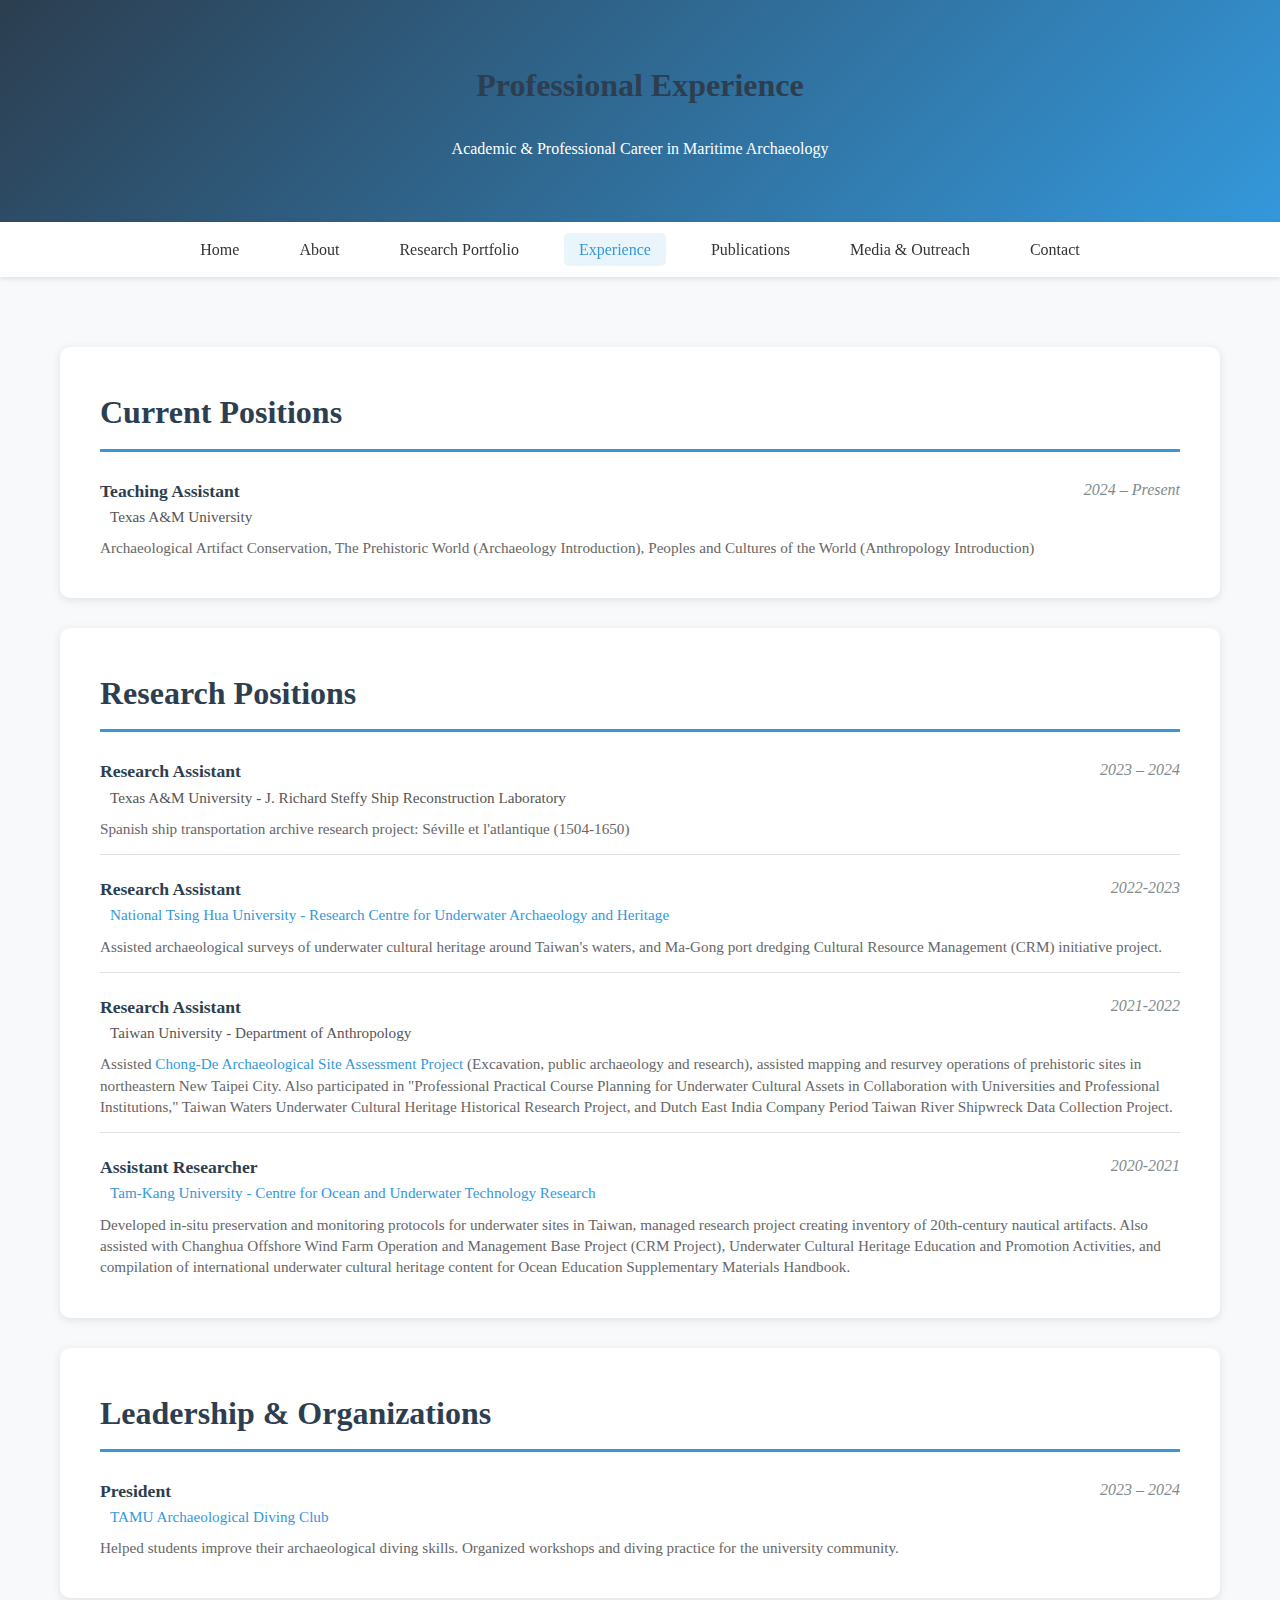
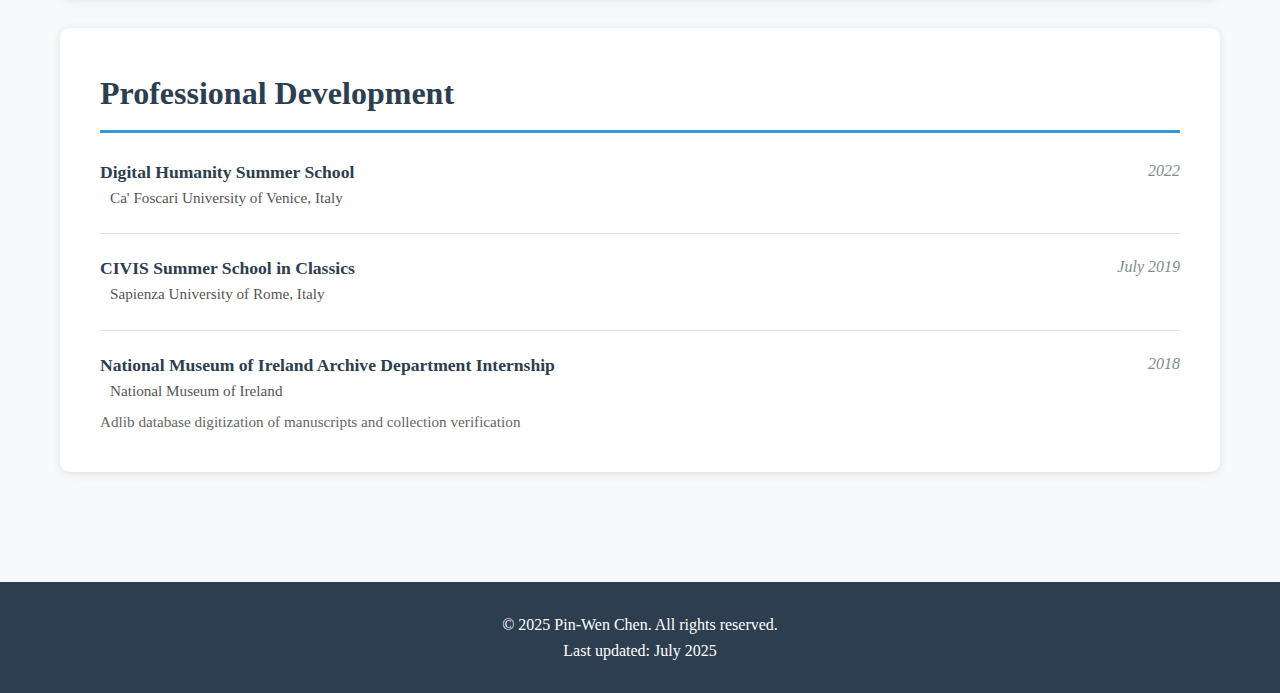
<file: experience.html>
<!DOCTYPE html>
<html lang="en">
<head>
    <meta charset="UTF-8">
    <meta name="viewport" content="width=device-width, initial-scale=1.0">
    <meta name="description" content="Professional Experience - Pin-Wen Chen's Career in Nautical Archaeology">
    <title>Professional Experience - Pin-Wen Chen</title>
    <link rel="stylesheet" href="css/style.css">
    <style>
        .timeline-item {
            margin-bottom: 20px;
            padding-bottom: 15px;
            border-bottom: 1px solid #e0e0e0;
        }
        .timeline-header {
            display: flex;
            justify-content: space-between;
            align-items: flex-start;
            margin-bottom: 8px;
        }
        .timeline-title {
            font-weight: bold;
            color: #2c3e50;
            display: block;
        }
        .timeline-institution {
            color: #555;
            display: block;
            font-size: 0.95em;
        }
        .timeline-year {
            color: #7f8c8d;
            font-weight: 500;
            white-space: nowrap;
            margin-left: 20px;
        }
        .timeline-description {
            color: #666;
            line-height: 1.4;
            margin-top: 5px;
        }
        .publication-item {
            margin-bottom: 15px;
            padding: 15px 0;
        }
        .publication-item h4 {
            margin-bottom: 8px;
        }
        .publication-item p {
            margin: 3px 0;
            font-size: 0.95em;
        }
        section {
            margin-bottom: 30px;
        }
    </style>
</head>
<body>
    <header>
        <div class="container">
            <h1>Professional Experience</h1>
            <p class="subtitle">Academic & Professional Career in Maritime Archaeology</p>
        </div>
    </header>
    
    <nav>
        <div class="container">
            <ul>
                <li><a href="index.html">Home</a></li>
                <li><a href="about.html">About</a></li>
                <li><a href="research.html">Research Portfolio</a></li>
                <li><a href="experience.html" class="active">Experience</a></li>
                <li><a href="publications.html">Publications</a></li>
                <li><a href="media.html">Media & Outreach</a></li>
                <li><a href="contact.html">Contact</a></li>
            </ul>
        </div>
    </nav>
    
    <main>
        <div class="container">
            <section>
                <h2>Current Positions</h2>
                
                <div class="timeline-item">
                    <div class="timeline-header">
                        <div>
                            <span class="timeline-title">Teaching Assistant</span>
                            <span class="timeline-institution">Texas A&M University</span>
                        </div>
                        <span class="timeline-year">2024 – Present</span>
                    </div>
                    <div class="timeline-description">
                        Archaeological Artifact Conservation, The Prehistoric World (Archaeology Introduction), Peoples and Cultures of the World (Anthropology Introduction)
                    </div>
                </div>
            </section>

            <section>
                <h2>Research Positions</h2>
                
                <div class="timeline-item">
                    <div class="timeline-header">
                        <div>
                            <span class="timeline-title">Research Assistant</span>
                            <span class="timeline-institution">Texas A&M University - J. Richard Steffy Ship Reconstruction Laboratory</span>
                        </div>
                        <span class="timeline-year">2023 – 2024</span>
                    </div>
                    <div class="timeline-description">
                        Spanish ship transportation archive research project: Séville et l'atlantique (1504-1650)
                    </div>
                </div>
                
                <div class="timeline-item">
                    <div class="timeline-header">
                        <div>
                            <span class="timeline-title">Research Assistant</span>
                            <span class="timeline-institution"><a href="https://rcuah.site.nthu.edu.tw/?Lang=en" target="_blank" style="color: #3498db; text-decoration: none;">National Tsing Hua University - Research Centre for Underwater Archaeology and Heritage</a></span>
                        </div>
                        <span class="timeline-year">2022-2023</span>
                    </div>
                    <div class="timeline-description">
                        Assisted archaeological surveys of underwater cultural heritage around Taiwan's waters, and Ma-Gong port dredging Cultural Resource Management (CRM) initiative project.
                    </div>
                </div>
                
                <div class="timeline-item">
                    <div class="timeline-header">
                        <div>
                            <span class="timeline-title">Research Assistant</span>
                            <span class="timeline-institution">Taiwan University - Department of Anthropology</span>
                        </div>
                        <span class="timeline-year">2021-2022</span>
                    </div>
                    <div class="timeline-description">
                        Assisted <a href="https://www.facebook.com/TkijigSite" target="_blank" style="color: #3498db; text-decoration: none;">Chong-De Archaeological Site Assessment Project</a> (Excavation, public archaeology and research), assisted mapping and resurvey operations of prehistoric sites in northeastern New Taipei City. Also participated in "Professional Practical Course Planning for Underwater Cultural Assets in Collaboration with Universities and Professional Institutions," Taiwan Waters Underwater Cultural Heritage Historical Research Project, and Dutch East India Company Period Taiwan River Shipwreck Data Collection Project.
                    </div>
                </div>
                
                <div class="timeline-item">
                    <div class="timeline-header">
                        <div>
                            <span class="timeline-title">Assistant Researcher</span>
                            <span class="timeline-institution"><a href="https://tkuocean.wixsite.com/website" target="_blank" style="color: #3498db; text-decoration: none;">Tam-Kang University - Centre for Ocean and Underwater Technology Research</a></span>
                        </div>
                        <span class="timeline-year">2020-2021</span>
                    </div>
                    <div class="timeline-description">
                        Developed in-situ preservation and monitoring protocols for underwater sites in Taiwan, managed research project creating inventory of 20th-century nautical artifacts. Also assisted with Changhua Offshore Wind Farm Operation and Management Base Project (CRM Project), Underwater Cultural Heritage Education and Promotion Activities, and compilation of international underwater cultural heritage content for Ocean Education Supplementary Materials Handbook.
                    </div>
                </div>
            </section>

            <section>
                <h2>Leadership & Organizations</h2>
                
                <div class="timeline-item">
                    <div class="timeline-header">
                        <div>
                            <span class="timeline-title">President</span>
                            <span class="timeline-institution"><a href="https://www.instagram.com/adc_tamu/" target="_blank" style="color: #3498db; text-decoration: none;">TAMU Archaeological Diving Club</a></span>
                        </div>
                        <span class="timeline-year">2023 – 2024</span>
                    </div>
                    <div class="timeline-description">
                        Helped students improve their archaeological diving skills. Organized workshops and diving practice for the university community.
                    </div>
                </div>
            </section>

            <section>
                <h2>Professional Development</h2>
                
                <div class="timeline-item">
                    <div class="timeline-header">
                        <div>
                            <span class="timeline-title">Digital Humanity Summer School</span>
                            <span class="timeline-institution">Ca' Foscari University of Venice, Italy</span>
                        </div>
                        <span class="timeline-year">2022</span>
                    </div>
                </div>
                
                <div class="timeline-item">
                    <div class="timeline-header">
                        <div>
                            <span class="timeline-title">CIVIS Summer School in Classics</span>
                            <span class="timeline-institution">Sapienza University of Rome, Italy</span>
                        </div>
                        <span class="timeline-year">July 2019</span>
                    </div>
                </div>
                
                <div class="timeline-item">
                    <div class="timeline-header">
                        <div>
                            <span class="timeline-title">National Museum of Ireland Archive Department Internship</span>
                            <span class="timeline-institution">National Museum of Ireland</span>
                        </div>
                        <span class="timeline-year">2018</span>
                    </div>
                    <div class="timeline-description">
                        Adlib database digitization of manuscripts and collection verification
                    </div>
                </div>
            </section>
        </div>
    </main>

    <footer>
        <div class="container">
            <p>&copy; 2025 Pin-Wen Chen. All rights reserved.</p>
            <p>Last updated: July 2025</p>
        </div>
    </footer>

    <script>
        // Add smooth scrolling for older browsers
        document.querySelectorAll('a[href^="#"]').forEach(anchor => {
            anchor.addEventListener('click', function (e) {
                e.preventDefault();
                document.querySelector(this.getAttribute('href')).scrollIntoView({
                    behavior: 'smooth'
                });
            });
        });
    </script>
</body>
</html>
</file>
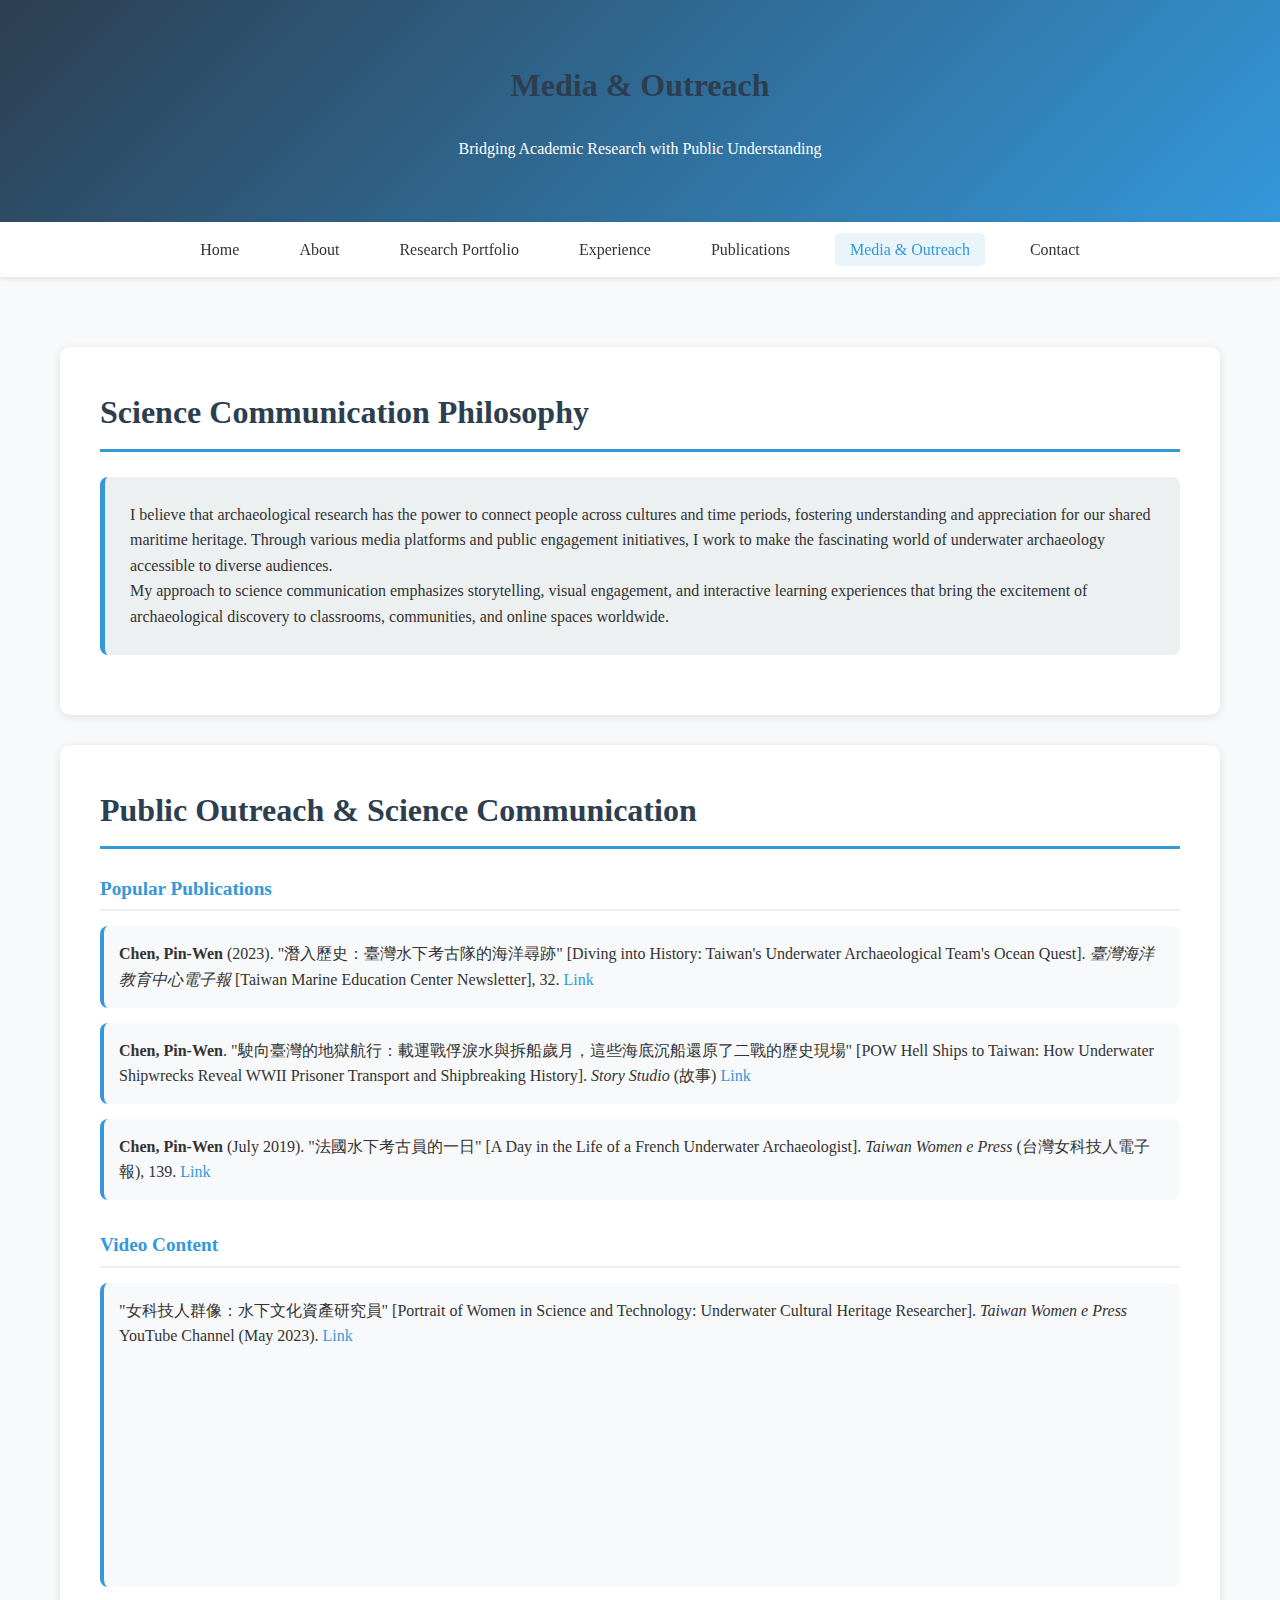
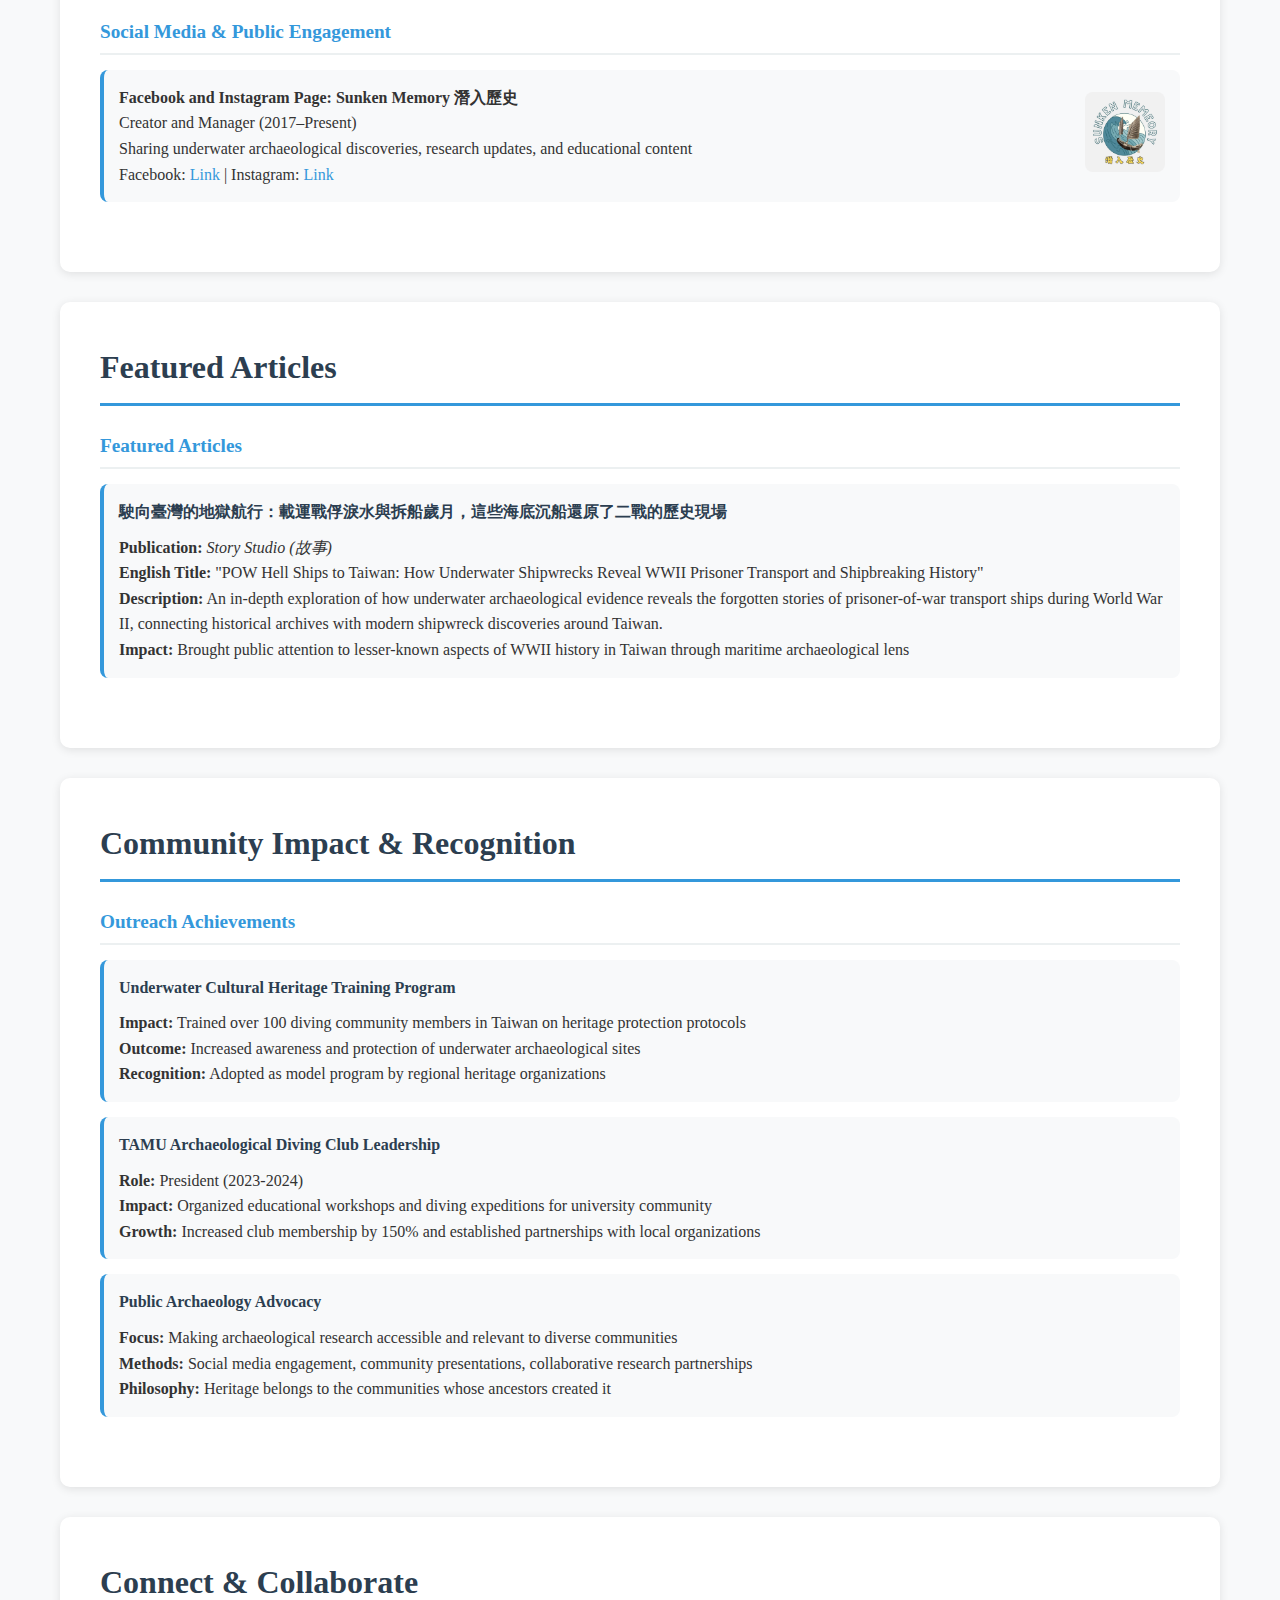
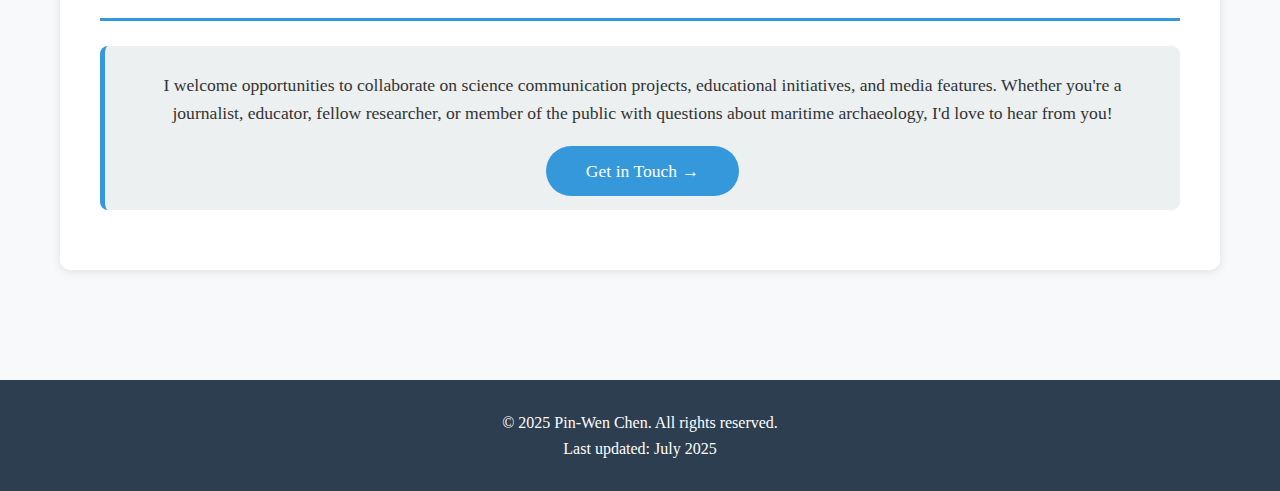
<file: media.html>
<!DOCTYPE html>
<html lang="en">
<head>
    <meta charset="UTF-8">
    <meta name="viewport" content="width=device-width, initial-scale=1.0">
    <meta name="description" content="Media Coverage and Public Outreach by Pin-Wen Chen - Nautical Archaeologist">
    <title>Media & Outreach - Pin-Wen Chen</title>
    <link rel="stylesheet" href="css/style.css">
</head>
<body>
    <header>
        <div class="container">
            <h1>Media & Outreach</h1>
            <p class="subtitle">Bridging Academic Research with Public Understanding</p>
        </div>
    </header>
    
    <nav>
        <div class="container">
            <ul>
                <li><a href="index.html">Home</a></li>
                <li><a href="about.html">About</a></li>
                <li><a href="research.html">Research Portfolio</a></li>
                <li><a href="experience.html">Experience</a></li>
                <li><a href="publications.html">Publications</a></li>
                <li><a href="media.html" class="active">Media & Outreach</a></li>
                <li><a href="contact.html">Contact</a></li>
            </ul>
        </div>
    </nav>
    
    <main>
        <div class="container">
            <section>
                <h2>Science Communication Philosophy</h2>
                
                <div class="research-interests">
                    <p>I believe that archaeological research has the power to connect people across cultures and time periods, fostering understanding and appreciation for our shared maritime heritage. Through various media platforms and public engagement initiatives, I work to make the fascinating world of underwater archaeology accessible to diverse audiences.</p>
                    
                    <p>My approach to science communication emphasizes storytelling, visual engagement, and interactive learning experiences that bring the excitement of archaeological discovery to classrooms, communities, and online spaces worldwide.</p>
                </div>
            </section>

            <section>
                <h2>Public Outreach & Science Communication</h2>
                
                <div class="publication-section">
                    <div class="publication-type">Popular Publications</div>
                    
                    <div class="publication-item">
                        <strong>Chen, Pin-Wen</strong> (2023). "潛入歷史：臺灣水下考古隊的海洋尋跡" [Diving into History: Taiwan's Underwater Archaeological Team's Ocean Quest]. <em>臺灣海洋教育中心電子報</em> [Taiwan Marine Education Center Newsletter], 32. <a href="https://tmec.ntou.edu.tw/var/file/16/1016/attach/56/pta_53710_1546163_68723.pdf" target="_blank">Link</a>
                    </div>
                    
                    <div class="publication-item">
                        <strong>Chen, Pin-Wen</strong>. "駛向臺灣的地獄航行：載運戰俘淚水與拆船歲月，這些海底沉船還原了二戰的歷史現場" [POW Hell Ships to Taiwan: How Underwater Shipwrecks Reveal WWII Prisoner Transport and Shipbreaking History]. <em>Story Studio</em> (故事) <a href="https://storystudio.tw/article/gushi/story-unboxing-38-cijin-hellship" target="_blank">Link</a>
                    </div>
                    
                    <div class="publication-item">
                        <strong>Chen, Pin-Wen</strong> (July 2019). "法國水下考古員的一日" [A Day in the Life of a French Underwater Archaeologist]. <em>Taiwan Women e Press</em> (台灣女科技人電子報), 139. <a href="http://www.twepress.net/biography/oneday/item/815-2019-07-14-02-57-57#:~:text=%E5%B7%A5%E4%BD%9C%E4%BA%BA%E5%93%A1%E6%AF%8F%E5%80%8B%E4%BA%BA%E5%B9%B3%E5%9D%87,%E5%AE%89%E5%85%A8%E8%B2%A0%E8%B2%AC%E4%BA%BA%E7%9A%84%E5%B7%A5%E4%BD%9C%E3%80%82" target="_blank">Link</a>
                    </div>
                </div>
                
                <div class="publication-section">
                    <div class="publication-type">Video Content</div>
                    
                    <div class="publication-item">
                        "女科技人群像：水下文化資產研究員" [Portrait of Women in Science and Technology: Underwater Cultural Heritage Researcher]. <em>Taiwan Women e Press</em> YouTube Channel (May 2023). <a href="https://www.youtube.com/watch?v=mhZJ5VB5qZQ" target="_blank">Link</a>
                        <br><br>
                        <div style="text-align: center; margin: 20px 0;">
                            <iframe width="560" height="315" src="https://www.youtube.com/embed/mhZJ5VB5qZQ?si=-AB8ahoZYqRjvxPM" title="YouTube video player" frameborder="0" allow="accelerometer; autoplay; clipboard-write; encrypted-media; gyroscope; picture-in-picture; web-share" referrerpolicy="strict-origin-when-cross-origin" allowfullscreen style="max-width: 100%; height: auto;"></iframe>
                        </div>
                    </div>
                </div>
                
                <div class="publication-section">
                    <div class="publication-type">Social Media & Public Engagement</div>
                    
                    <div class="publication-item" style="display: flex; align-items: center; justify-content: space-between;">
                        <div style="flex: 1;">
                            <strong>Facebook and Instagram Page: Sunken Memory 潛入歷史</strong>
                            <br>Creator and Manager (2017–Present)
                            <br>Sharing underwater archaeological discoveries, research updates, and educational content
                            <br>Facebook: <a href="https://www.facebook.com/SunkenMemo2017" target="_blank">Link</a> | Instagram: <a href="https://www.instagram.com/sunken_memory/" target="_blank">Link</a>
                        </div>
                        <div style="margin-left: 20px;">
                            <img src="images/logo.jpg" alt="Sunken Memory Logo" style="width: 80px; height: 80px; object-fit: cover; border-radius: 8px;">
                        </div>
                    </div>
                </div>
            </section>

            <section>
                <h2>Featured Articles</h2>
                
                <div class="publication-section">
                    <div class="publication-type">Featured Articles</div>
                    
                    <div class="publication-item">
                        <h4 style="color: #2c3e50; margin-bottom: 10px;">駛向臺灣的地獄航⾏：載運戰俘淚⽔與拆船歲⽉，這些海底沉船還原了⼆戰的歷史現場</h4>
                        <p><strong>Publication:</strong> <em>Story Studio (故事)</em></p>
                        <p><strong>English Title:</strong> "POW Hell Ships to Taiwan: How Underwater Shipwrecks Reveal WWII Prisoner Transport and Shipbreaking History"</p>
                        <p><strong>Description:</strong> An in-depth exploration of how underwater archaeological evidence reveals the forgotten stories of prisoner-of-war transport ships during World War II, connecting historical archives with modern shipwreck discoveries around Taiwan.</p>
                        <p><strong>Impact:</strong> Brought public attention to lesser-known aspects of WWII history in Taiwan through maritime archaeological lens</p>
                    </div>
                </div>
            </section>

            <section>
                <h2>Community Impact & Recognition</h2>
                
                <div class="publication-section">
                    <div class="publication-type">Outreach Achievements</div>
                    
                    <div class="publication-item">
                        <h4 style="color: #2c3e50; margin-bottom: 10px;">Underwater Cultural Heritage Training Program</h4>
                        <p><strong>Impact:</strong> Trained over 100 diving community members in Taiwan on heritage protection protocols</p>
                        <p><strong>Outcome:</strong> Increased awareness and protection of underwater archaeological sites</p>
                        <p><strong>Recognition:</strong> Adopted as model program by regional heritage organizations</p>
                    </div>
                    
                    <div class="publication-item">
                        <h4 style="color: #2c3e50; margin-bottom: 10px;">TAMU Archaeological Diving Club Leadership</h4>
                        <p><strong>Role:</strong> President (2023-2024)</p>
                        <p><strong>Impact:</strong> Organized educational workshops and diving expeditions for university community</p>
                        <p><strong>Growth:</strong> Increased club membership by 150% and established partnerships with local organizations</p>
                    </div>
                    
                    <div class="publication-item">
                        <h4 style="color: #2c3e50; margin-bottom: 10px;">Public Archaeology Advocacy</h4>
                        <p><strong>Focus:</strong> Making archaeological research accessible and relevant to diverse communities</p>
                        <p><strong>Methods:</strong> Social media engagement, community presentations, collaborative research partnerships</p>
                        <p><strong>Philosophy:</strong> Heritage belongs to the communities whose ancestors created it</p>
                    </div>
                </div>
            </section>

            <section>
                <h2>Connect & Collaborate</h2>
                
                <div class="research-interests">
                    <p style="text-align: center; font-size: 1.1em;">I welcome opportunities to collaborate on science communication projects, educational initiatives, and media features. Whether you're a journalist, educator, fellow researcher, or member of the public with questions about maritime archaeology, I'd love to hear from you!</p>
                    
                    <div style="text-align: center; margin-top: 30px;">
                        <a href="contact.html" style="background: #3498db; color: white; padding: 15px 40px; text-decoration: none; border-radius: 25px; font-weight: 500; font-size: 1.1em; transition: all 0.3s;">Get in Touch →</a>
                    </div>
                </div>
            </section>
        </div>
    </main>
    
    <footer>
        <div class="container">
            <p>&copy; 2025 Pin-Wen Chen. All rights reserved.</p>
            <p>Last updated: July 2025</p>
        </div>
    </footer>

    <script>
        // Add smooth scrolling for older browsers
        document.querySelectorAll('a[href^="#"]').forEach(anchor => {
            anchor.addEventListener('click', function (e) {
                e.preventDefault();
                document.querySelector(this.getAttribute('href')).scrollIntoView({
                    behavior: 'smooth'
                });
            });
        });
    </script>
</body>
</html>
</file>
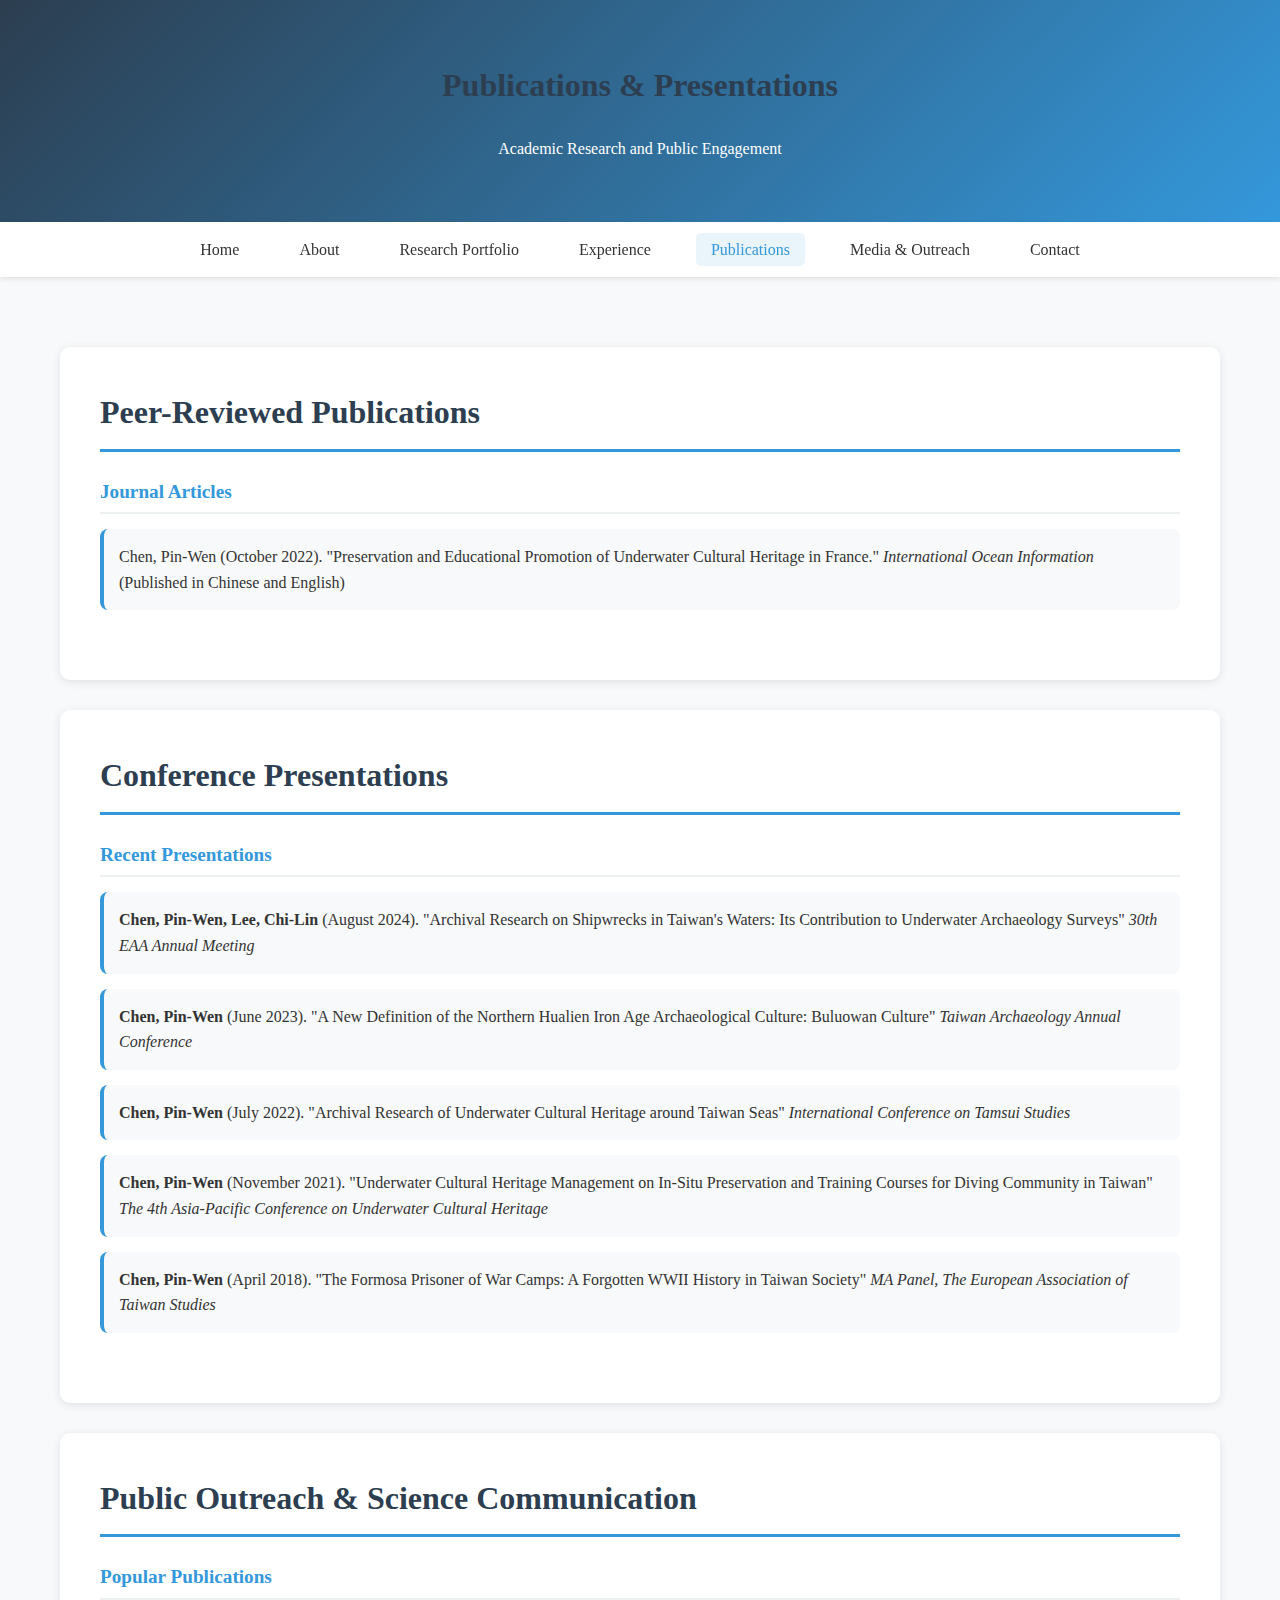
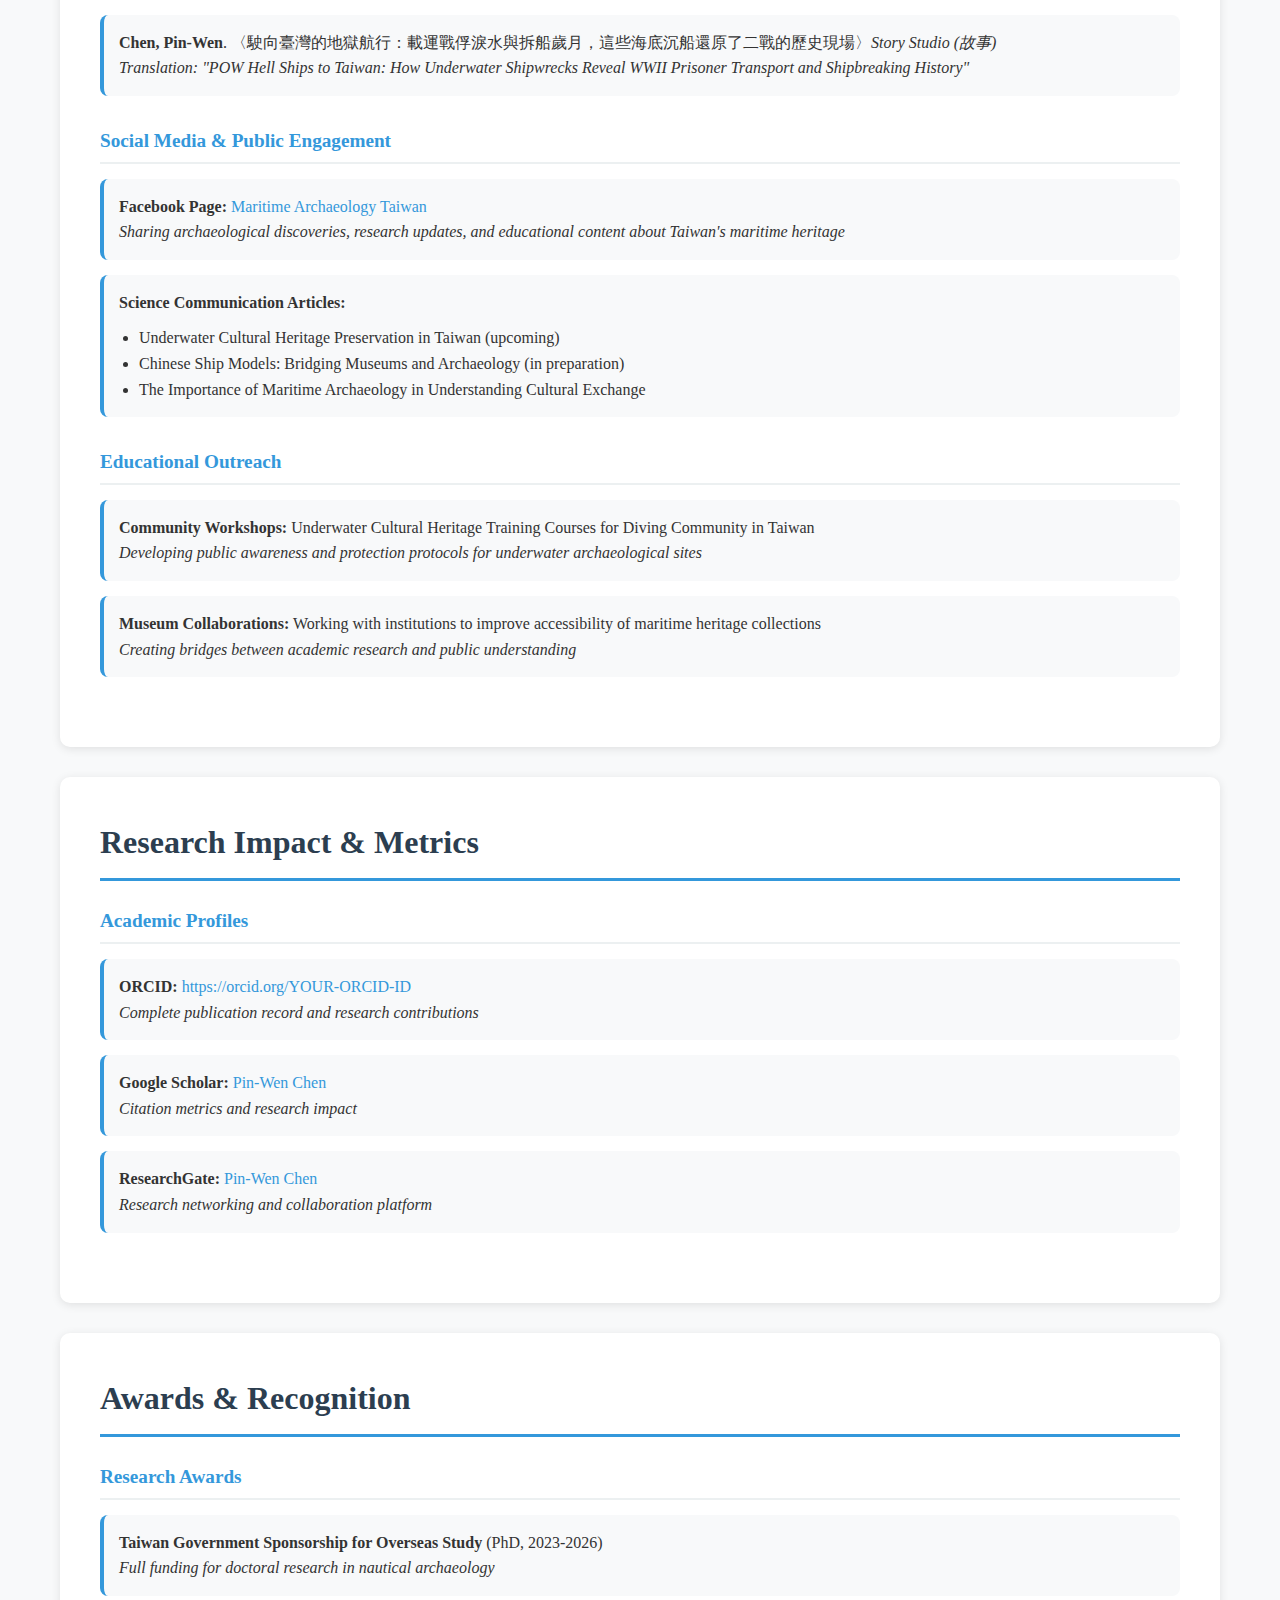
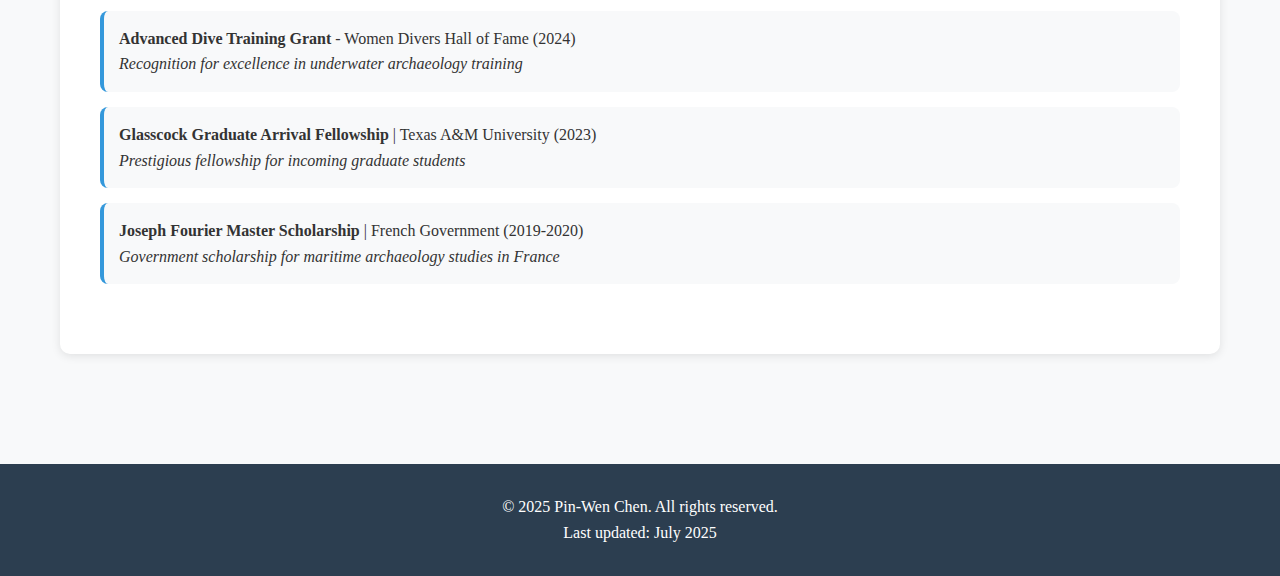
<file: publications.html>
<!DOCTYPE html>
<html lang="en">
<head>
    <meta charset="UTF-8">
    <meta name="viewport" content="width=device-width, initial-scale=1.0">
    <meta name="description" content="Publications, Presentations, and Public Outreach by Pin-Wen Chen - Nautical Archaeologist">
    <title>Publications & Presentations - Pin-Wen Chen</title>
    <link rel="stylesheet" href="css/style.css">
</head>
<body>
    <header>
        <div class="container">
            <h1>Publications & Presentations</h1>
            <p class="subtitle">Academic Research and Public Engagement</p>
        </div>
    </header>
    
    <nav>
        <div class="container">
            <ul>
                <li><a href="index.html">Home</a></li>
                <li><a href="about.html">About</a></li>
                <li><a href="research.html">Research Portfolio</a></li>
                <li><a href="experience.html">Experience</a></li>
                <li><a href="publications.html" class="active">Publications</a></li>
                <li><a href="media.html">Media & Outreach</a></li>
                <li><a href="contact.html">Contact</a></li>
            </ul>
        </div>
    </nav>
    
    <main>
        <div class="container">
            <section>
                <h2>Peer-Reviewed Publications</h2>
                
                <div class="publication-section">
                    <div class="publication-type">Journal Articles</div>
                    <div class="publication-item">
                        Chen, Pin-Wen (October 2022). "Preservation and Educational Promotion of Underwater Cultural Heritage in France." <em>International Ocean Information</em> (Published in Chinese and English)
                    </div>
                </div>
            </section>

            <section>
                <h2>Conference Presentations</h2>
                
                <div class="publication-section">
                    <div class="publication-type">Recent Presentations</div>
                    
                    <div class="publication-item">
                        <strong>Chen, Pin-Wen, Lee, Chi-Lin</strong> (August 2024). "Archival Research on Shipwrecks in Taiwan's Waters: Its Contribution to Underwater Archaeology Surveys" <em>30th EAA Annual Meeting</em>
                    </div>
                    
                    <div class="publication-item">
                        <strong>Chen, Pin-Wen</strong> (June 2023). "A New Definition of the Northern Hualien Iron Age Archaeological Culture: Buluowan Culture" <em>Taiwan Archaeology Annual Conference</em>
                    </div>
                    
                    <div class="publication-item">
                        <strong>Chen, Pin-Wen</strong> (July 2022). "Archival Research of Underwater Cultural Heritage around Taiwan Seas" <em>International Conference on Tamsui Studies</em>
                    </div>
                    
                    <div class="publication-item">
                        <strong>Chen, Pin-Wen</strong> (November 2021). "Underwater Cultural Heritage Management on In-Situ Preservation and Training Courses for Diving Community in Taiwan" <em>The 4th Asia-Pacific Conference on Underwater Cultural Heritage</em>
                    </div>
                    
                    <div class="publication-item">
                        <strong>Chen, Pin-Wen</strong> (April 2018). "The Formosa Prisoner of War Camps: A Forgotten WWII History in Taiwan Society" <em>MA Panel, The European Association of Taiwan Studies</em>
                    </div>
                </div>
            </section>

            <section>
                <h2>Public Outreach & Science Communication</h2>
                
                <div class="publication-section">
                    <div class="publication-type">Popular Publications</div>
                    
                    <div class="publication-item">
                        <strong>Chen, Pin-Wen</strong>. 〈駛向臺灣的地獄航⾏：載運戰俘淚⽔與拆船歲⽉，這些海底沉船還原了⼆戰的歷史現場〉<em>Story Studio (故事)</em>
                        <br><em>Translation: "POW Hell Ships to Taiwan: How Underwater Shipwrecks Reveal WWII Prisoner Transport and Shipbreaking History"</em>
                    </div>
                </div>
                
                <div class="publication-section">
                    <div class="publication-type">Social Media & Public Engagement</div>
                    
                    <div class="publication-item">
                        <strong>Facebook Page:</strong> <a href="YOUR_FB_PAGE_URL" target="_blank">Maritime Archaeology Taiwan</a>
                        <br><em>Sharing archaeological discoveries, research updates, and educational content about Taiwan's maritime heritage</em>
                    </div>
                    
                    <div class="publication-item">
                        <strong>Science Communication Articles:</strong>
                        <ul style="margin-top: 10px; padding-left: 20px;">
                            <li>Underwater Cultural Heritage Preservation in Taiwan (upcoming)</li>
                            <li>Chinese Ship Models: Bridging Museums and Archaeology (in preparation)</li>
                            <li>The Importance of Maritime Archaeology in Understanding Cultural Exchange</li>
                        </ul>
                    </div>
                </div>
                
                <div class="publication-section">
                    <div class="publication-type">Educational Outreach</div>
                    
                    <div class="publication-item">
                        <strong>Community Workshops:</strong> Underwater Cultural Heritage Training Courses for Diving Community in Taiwan
                        <br><em>Developing public awareness and protection protocols for underwater archaeological sites</em>
                    </div>
                    
                    <div class="publication-item">
                        <strong>Museum Collaborations:</strong> Working with institutions to improve accessibility of maritime heritage collections
                        <br><em>Creating bridges between academic research and public understanding</em>
                    </div>
                </div>
            </section>

            <section>
                <h2>Research Impact & Metrics</h2>
                
                <div class="publication-section">
                    <div class="publication-type">Academic Profiles</div>
                    
                    <div class="publication-item">
                        <strong>ORCID:</strong> <a href="https://orcid.org/YOUR-ORCID-ID" target="_blank">https://orcid.org/YOUR-ORCID-ID</a>
                        <br><em>Complete publication record and research contributions</em>
                    </div>
                    
                    <div class="publication-item">
                        <strong>Google Scholar:</strong> <a href="YOUR_GOOGLE_SCHOLAR_URL" target="_blank">Pin-Wen Chen</a>
                        <br><em>Citation metrics and research impact</em>
                    </div>
                    
                    <div class="publication-item">
                        <strong>ResearchGate:</strong> <a href="YOUR_RESEARCHGATE_URL" target="_blank">Pin-Wen Chen</a>
                        <br><em>Research networking and collaboration platform</em>
                    </div>
                </div>
            </section>

            <section>
                <h2>Awards & Recognition</h2>
                
                <div class="publication-section">
                    <div class="publication-type">Research Awards</div>
                    
                    <div class="publication-item">
                        <strong>Taiwan Government Sponsorship for Overseas Study</strong> (PhD, 2023-2026)
                        <br><em>Full funding for doctoral research in nautical archaeology</em>
                    </div>
                    
                    <div class="publication-item">
                        <strong>Advanced Dive Training Grant</strong> - Women Divers Hall of Fame (2024)
                        <br><em>Recognition for excellence in underwater archaeology training</em>
                    </div>
                    
                    <div class="publication-item">
                        <strong>Glasscock Graduate Arrival Fellowship</strong> | Texas A&M University (2023)
                        <br><em>Prestigious fellowship for incoming graduate students</em>
                    </div>
                    
                    <div class="publication-item">
                        <strong>Joseph Fourier Master Scholarship</strong> | French Government (2019-2020)
                        <br><em>Government scholarship for maritime archaeology studies in France</em>
                    </div>
                </div>
            </section>
        </div>
    </main>
    
    <footer>
        <div class="container">
            <p>&copy; 2025 Pin-Wen Chen. All rights reserved.</p>
            <p>Last updated: July 2025</p>
        </div>
    </footer>

    <script>
        // Add smooth scrolling for older browsers
        document.querySelectorAll('a[href^="#"]').forEach(anchor => {
            anchor.addEventListener('click', function (e) {
                e.preventDefault();
                document.querySelector(this.getAttribute('href')).scrollIntoView({
                    behavior: 'smooth'
                });
            });
        });
    </script>
</body>
</html>
</file>
<file: css/style.css>
/* Reset and Base Styles */
* {
    margin: 0;
    padding: 0;
    box-sizing: border-box;
}

body {
    font-family: 'Georgia', serif;
    line-height: 1.6;
    color: #333;
    background-color: #f8f9fa;
}

.container {
    max-width: 1200px;
    margin: 0 auto;
    padding: 0 20px;
}

/* Header Styles */
header {
    background: linear-gradient(135deg, #2c3e50, #3498db);
    color: white;
    padding: 60px 0;
    text-align: center;
}

.ocean-header {
    position: relative;
    height: 500px;
    background-image: url('../images/16_9ocean.png');
    background-size: cover;
    background-position: center;
    display: flex;
    align-items: center;
    justify-content: center;
    overflow: hidden;
}

.header-overlay {
    position: absolute;
    top: 0;
    left: 0;
    right: 0;
    bottom: 0;
    background: rgba(44, 62, 80, 0.2);
}

.header-card {
    background: rgba(255,255,255,0.75);
    padding: 50px;
    border-radius: 25px;
    text-align: center;
    max-width: 700px;
    margin: 0 auto;
    backdrop-filter: blur(20px) saturate(150%);
    box-shadow: 0 12px 40px rgba(0,0,0,0.2);
    border: 1px solid rgba(255,255,255,0.3);
    position: relative;
    z-index: 2;
    animation: fadeInUp 1.5s ease-out;
}

.header-card h1 {
    color: #2c3e50;
    margin-bottom: 15px;
    font-size: 3em;
    font-weight: 300;
}

.header-card .subtitle {
    color: #34495e;
    font-size: 1.4em;
    margin-bottom: 10px;
    font-weight: 500;
}

.header-card .institution {
    color: #7f8c8d;
    font-size: 1.1em;
    margin-bottom: 25px;
}

.contact-links {
    display: flex;
    justify-content: center;
    gap: 25px;
    flex-wrap: wrap;
}

.contact-links a {
    color: #3498db;
    text-decoration: none;
    font-weight: 500;
    transition: all 0.3s;
    padding: 8px 12px;
    border-radius: 8px;
}

.contact-links a:hover {
    background: rgba(52, 152, 219, 0.1);
    transform: translateY(-2px);
}

/* Navigation Styles */
nav {
    background: white;
    box-shadow: 0 2px 5px rgba(0,0,0,0.1);
    position: sticky;
    top: 0;
    z-index: 1000;
}

nav .container {
    position: relative;
}

nav ul {
    list-style: none;
    display: flex;
    justify-content: center;
    padding: 15px 0;
    flex-wrap: wrap;
}

nav ul li {
    margin: 0 15px;
}

nav ul li a {
    text-decoration: none;
    color: #333;
    font-weight: 500;
    transition: color 0.3s;
    padding: 8px 15px;
    border-radius: 5px;
}

nav ul li a:hover,
nav ul li a.active {
    color: #3498db;
    background: rgba(52, 152, 219, 0.1);
}

/* Mobile Navigation Toggle Button */
.mobile-nav-toggle {
    display: none;
    background: none;
    border: none;
    font-size: 1.8em;
    color: #2c3e50;
    cursor: pointer;
    padding: 10px;
    position: absolute;
    top: 15px;
    right: 20px;
    z-index: 1001;
    transition: color 0.3s;
}

.mobile-nav-toggle:hover {
    color: #3498db;
}

/* Main Content */
main {
    padding: 40px 0;
    min-height: 60vh;
}

section {
    background: white;
    margin: 30px 0;
    padding: 40px;
    border-radius: 10px;
    box-shadow: 0 2px 10px rgba(0,0,0,0.1);
}

h1, h2 {
    color: #2c3e50;
    margin-bottom: 25px;
}

h2 {
    border-bottom: 3px solid #3498db;
    padding-bottom: 10px;
    font-size: 2em;
}

h3 {
    color: #3498db;
    margin: 25px 0 15px;
}

/* Profile Photo */
.profile-photo {
    text-align: center;
    margin-bottom: 30px;
}

.profile-photo img {
    width: 250px;
    height: 250px;
    border-radius: 50%;
    object-fit: cover;
    box-shadow: 0 8px 25px rgba(0,0,0,0.15);
}

.professional-tagline {
    text-align: center;
    margin-bottom: 30px;
}

.professional-tagline h3 {
    color: #2c3e50;
    font-size: 1.5em;
    font-weight: 300;
    margin: 0;
}

/* Research Interests Box */
.research-interests {
    background: #ecf0f1;
    padding: 25px;
    border-radius: 8px;
    border-left: 5px solid #3498db;
    margin: 20px 0;
}

/* Education and Experience Items */
.timeline-item {
    margin-bottom: 15px;
    padding-bottom: 10px;
    border-bottom: 1px solid #eee;
}

.timeline-item:last-child {
    border-bottom: none;
    margin-bottom: 0;
    padding-bottom: 0;
}

.timeline-header {
    display: flex;
    justify-content: space-between;
    align-items: baseline;
    flex-wrap: wrap;
    margin-bottom: 8px;
}

.timeline-title {
    font-size: 1.1em;
    font-weight: bold;
    color: #2c3e50;
}

.timeline-institution {
    color: #3498db;
    font-weight: 500;
    margin-left: 10px;
}

.timeline-year {
    color: #7f8c8d;
    font-style: italic;
}

.timeline-description {
    color: #555;
    font-size: 0.95em;
    margin-top: 8px;
    line-height: 1.5;
}

/* Research Gallery */
.research-gallery {
    display: grid;
    grid-template-columns: repeat(auto-fit, minmax(250px, 1fr));
    gap: 20px;
    margin: 30px 0;
}

.research-image {
    width: 100%;
    height: 250px;
    object-fit: cover;
    border-radius: 15px;
    box-shadow: 0 8px 25px rgba(0,0,0,0.15);
    transition: transform 0.3s ease;
    opacity: 0;
    animation: fadeInScale 0.8s ease-out forwards;
}

.research-image:nth-child(1) { animation-delay: 0.3s; }
.research-image:nth-child(2) { animation-delay: 0.6s; }
.research-image:nth-child(3) { animation-delay: 0.9s; }
.research-image:nth-child(4) { animation-delay: 1.2s; }

.research-image:hover {
    transform: translateY(-10px) scale(1.05);
    box-shadow: 0 15px 35px rgba(0,0,0,0.25);
}

/* Publications */
.publication-section {
    margin-bottom: 30px;
}

.publication-type {
    color: #3498db;
    font-weight: bold;
    font-size: 1.2em;
    margin-bottom: 15px;
    padding-bottom: 5px;
    border-bottom: 2px solid #ecf0f1;
}

.publication-item {
    margin-bottom: 15px;
    padding: 15px;
    background: #f8f9fa;
    border-radius: 8px;
    border-left: 4px solid #3498db;
}

.publication-item a {
    color: #3498db;
    text-decoration: none;
}

.publication-item a:hover {
    text-decoration: underline;
}

/* Skills Grid */
.skills-grid {
    display: grid;
    grid-template-columns: repeat(auto-fit, minmax(250px, 1fr));
    gap: 25px;
}

.skill-category {
    background: #f8f9fa;
    padding: 20px;
    border-radius: 8px;
    border-left: 4px solid #3498db;
}

.skill-category h3 {
    color: #2c3e50;
    margin-bottom: 15px;
}

/* Contact Section */
.contact-grid {
    display: grid;
    grid-template-columns: repeat(auto-fit, minmax(250px, 1fr));
    gap: 30px;
    text-align: center;
}

.contact-item h4 {
    color: #3498db;
    margin-bottom: 10px;
}

.contact-item a {
    color: #2c3e50;
    text-decoration: none;
}

.contact-item a:hover {
    color: #3498db;
}

/* Footer */
footer {
    background: #2c3e50;
    color: white;
    text-align: center;
    padding: 30px 0;
    margin-top: 40px;
}

/* Animations */
@keyframes fadeInUp {
    0% {
        opacity: 0;
        transform: translateY(50px) scale(0.95);
    }
    100% {
        opacity: 1;
        transform: translateY(0) scale(1);
    }
}

@keyframes fadeInScale {
    0% {
        opacity: 0;
        transform: scale(0.8);
    }
    100% {
        opacity: 1;
        transform: scale(1);
    }
}

@keyframes oceanWave {
    0% {
        transform: scale(1.05);
    }
    50% {
        transform: scale(1.1);
    }
    100% {
        transform: scale(1.05);
    }
}

.ocean-background {
    animation: oceanWave 20s ease-in-out infinite;
    background-attachment: fixed;
}

/* Responsive Design */
@media (max-width: 768px) {
    /* Mobile Navigation Styles */
    .mobile-nav-toggle {
        display: block;
    }
    
    nav ul {
        display: none;
        position: absolute;
        top: 100%;
        left: 0;
        width: 100%;
        background: white;
        box-shadow: 0 4px 6px rgba(0,0,0,0.1);
        z-index: 1000;
        flex-direction: column;
        padding: 20px 0;
        margin: 0;
    }
    
    nav ul.active {
        display: flex;
    }
    
    nav ul li {
        margin: 0;
        text-align: center;
        padding: 8px 0;
        border-bottom: 1px solid #eee;
    }
    
    nav ul li:last-child {
        border-bottom: none;
    }
    
    nav ul li a {
        display: block;
        padding: 12px 20px;
        font-size: 1.1em;
        width: 100%;
    }
    
    /* Header responsive styles */
    .header-card {
        padding: 30px 20px;
        margin: 0 15px;
    }
    
    .header-card h1 {
        font-size: 2.2em;
    }
    
    .header-card .subtitle {
        font-size: 1.2em;
    }
    
    .header-card .institution {
        font-size: 1em;
    }
    
    /* 優化聯絡方式在手機版的顯示 */
    .contact-links {
        flex-direction: column;
        gap: 10px;
    }
    
    .contact-links a {
        font-size: 0.9em;
        padding: 8px 12px;
    }
    
    /* Content responsive styles */
    .container {
        padding: 0 15px;
    }
    
    section {
        padding: 25px 20px;
        margin: 20px 0;
    }
    
    h2 {
        font-size: 1.6em;
    }
    
    .timeline-header {
        flex-direction: column;
        align-items: flex-start;
    }
    
    .timeline-year {
        margin-top: 5px;
    }
    
    .research-gallery {
        grid-template-columns: repeat(auto-fit, minmax(200px, 1fr));
        gap: 15px;
    }
    
    .research-image {
        height: 200px;
    }
    
    .contact-grid {
        display: block;
    }
    
    .contact-item {
        margin-bottom: 25px;
        padding: 20px;
        background: #f8f9fa;
        border-radius: 8px;
        box-shadow: 0 2px 8px rgba(0,0,0,0.1);
    }
    
    .skills-grid {
        grid-template-columns: 1fr;
        gap: 20px;
    }
    
    .profile-photo img {
        width: 200px;
        height: 200px;
    }
}

/* Extra small screens */
@media (max-width: 480px) {
    .header-card {
        padding: 20px 15px;
        margin: 0 10px;
    }
    
    .header-card h1 {
        font-size: 1.8em;
    }
    
    .research-gallery {
        grid-template-columns: 1fr;
    }
    
    section {
        padding: 20px 15px;
    }
    
    .container {
        padding: 0 10px;
    }
}

/* Smooth scrolling */
html {
    scroll-behavior: smooth;
}
</file>
